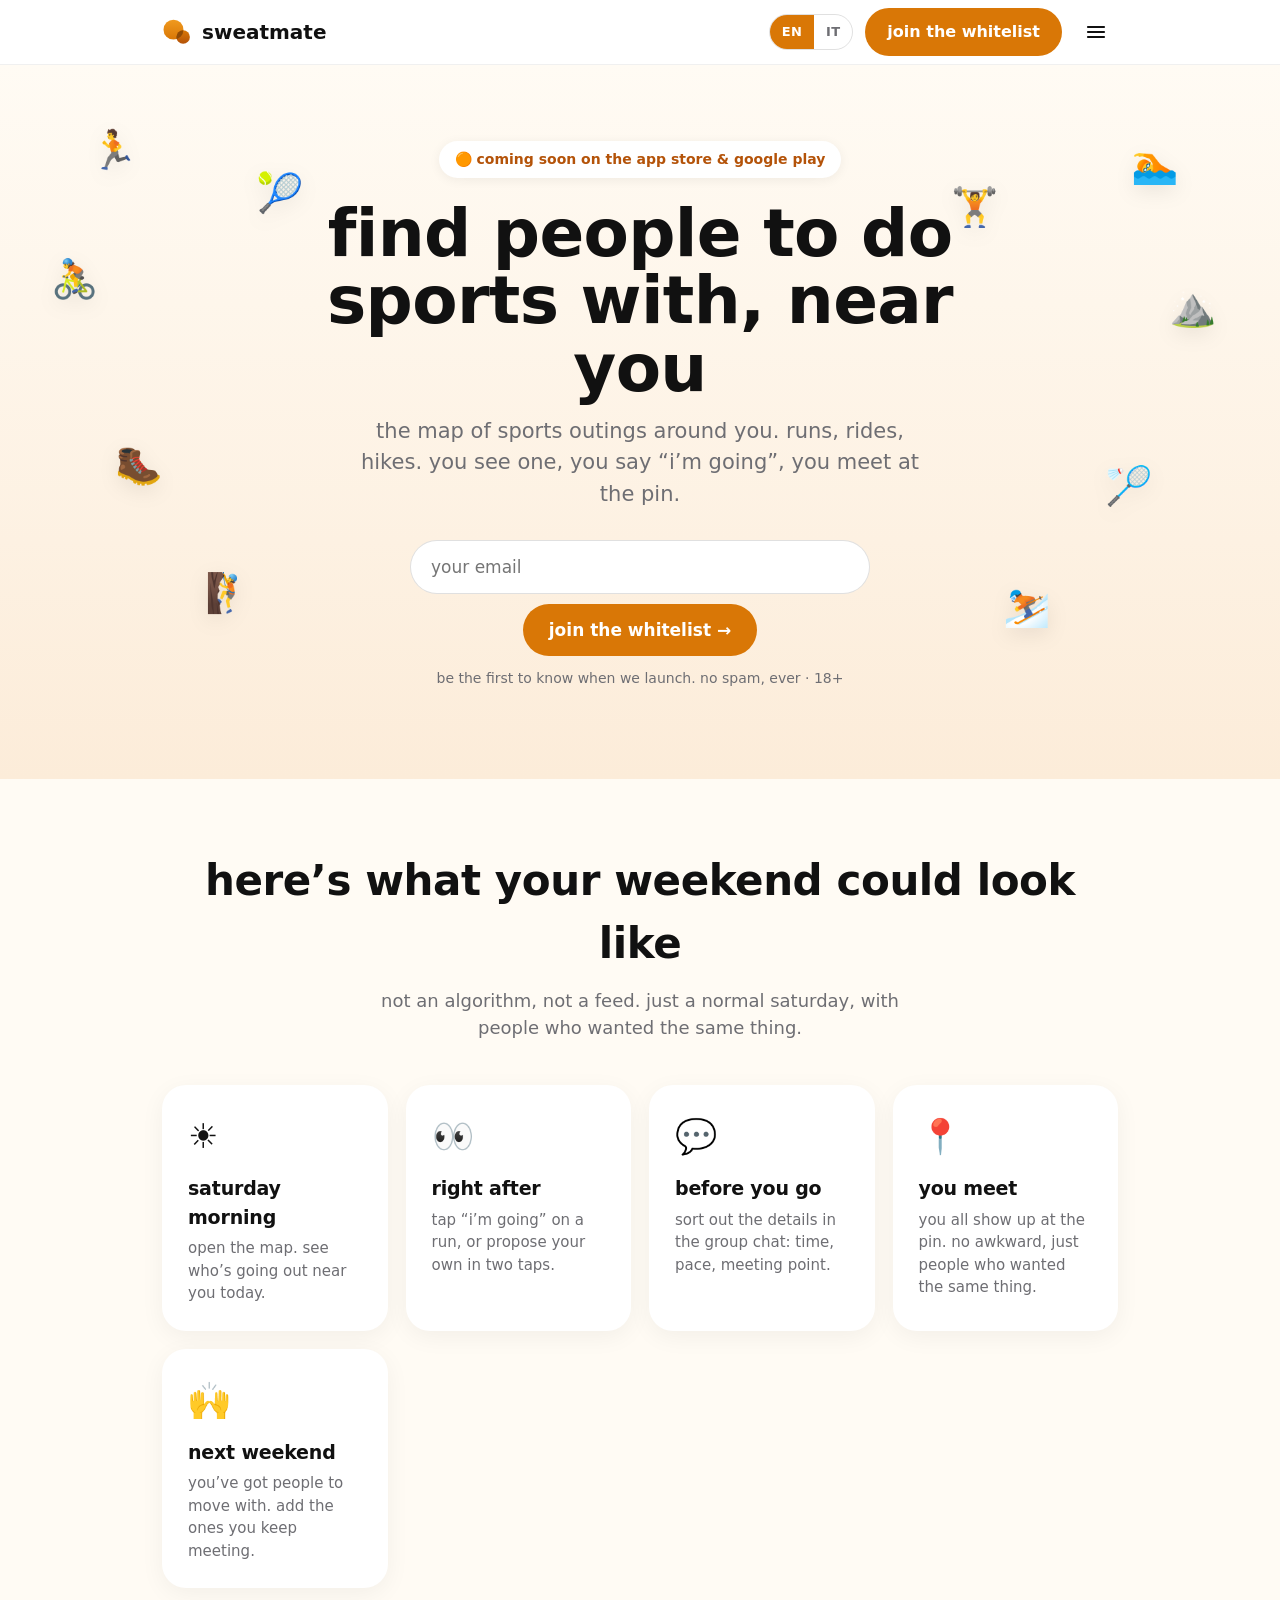
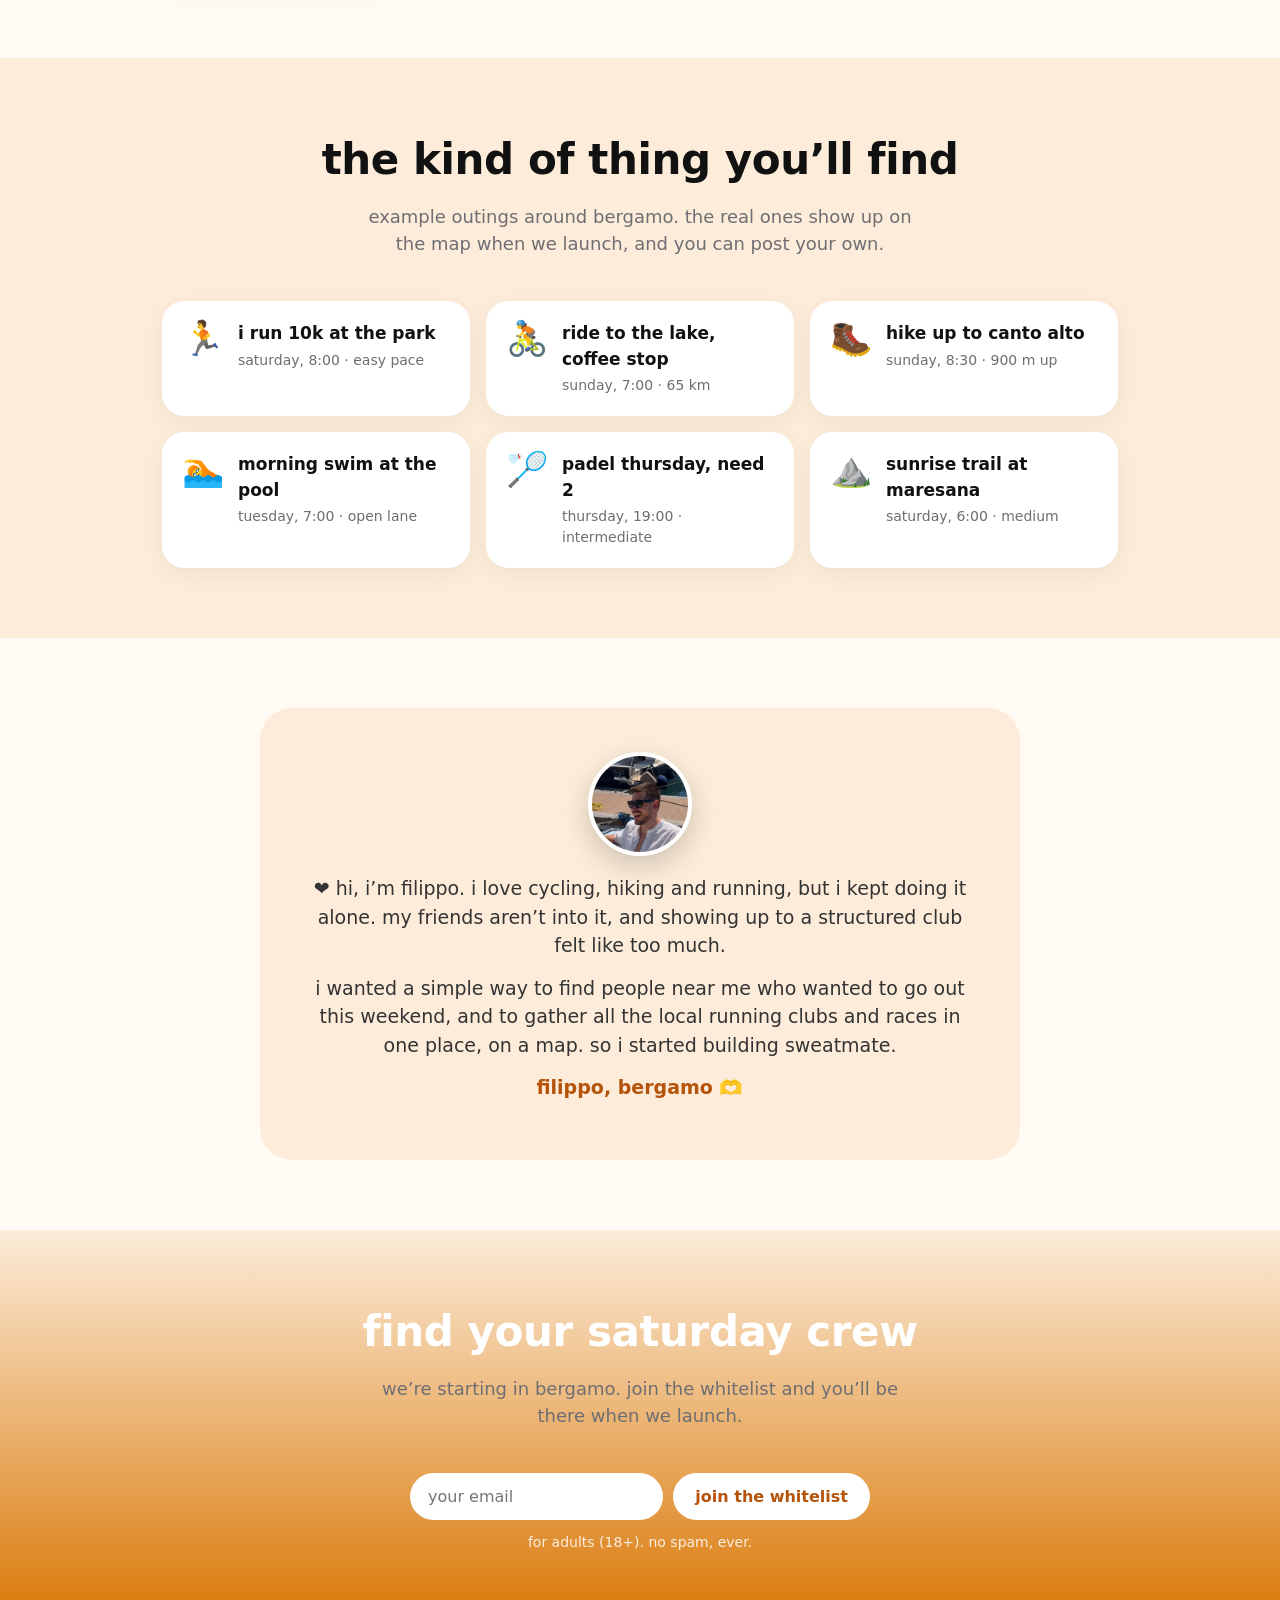
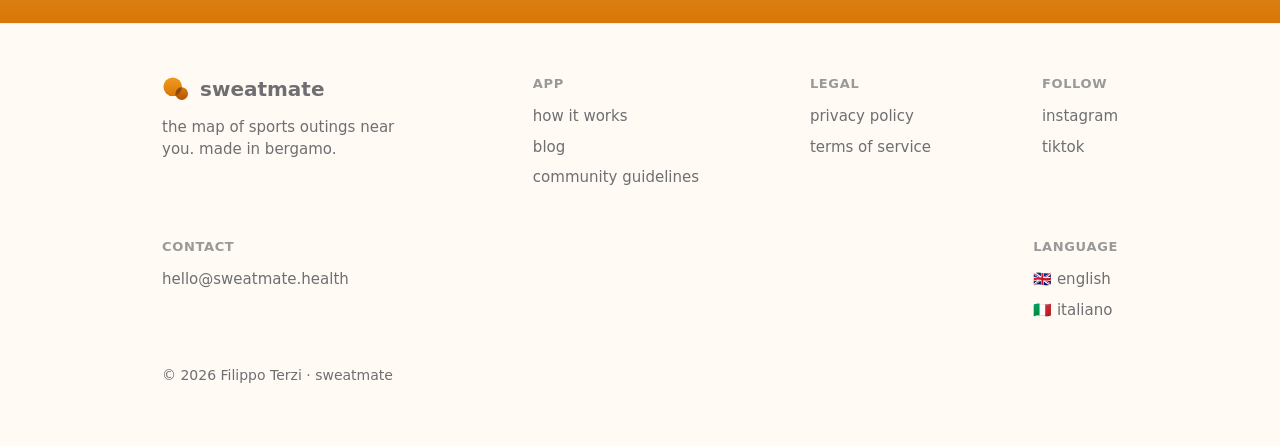
<file: index.html>
<!DOCTYPE html>
<html lang="en">
<head>
<meta charset="utf-8">
<meta name="viewport" content="width=device-width, initial-scale=1">
<title>sweatmate · find people to do sports with</title>
<link rel="icon" href="data:image/svg+xml,%3Csvg xmlns=%22http://www.w3.org/2000/svg%22 viewBox=%220 0 512 512%22%3E%3Cdefs%3E%3ClinearGradient id=%22a%22 x1=%220%22 y1=%220%22 x2=%220%22 y2=%221%22%3E%3Cstop offset=%220%22 stop-color=%22%23F09A1F%22/%3E%3Cstop offset=%221%22 stop-color=%22%23D97706%22/%3E%3C/linearGradient%3E%3ClinearGradient id=%22b%22 x1=%220%22 y1=%220%22 x2=%220%22 y2=%221%22%3E%3Cstop offset=%220%22 stop-color=%22%23D97706%22/%3E%3Cstop offset=%221%22 stop-color=%22%23B45309%22/%3E%3C/linearGradient%3E%3CclipPath id=%22c%22%3E%3Ccircle cx=%22196%22 cy=%22216%22 r=%22170%22/%3E%3C/clipPath%3E%3C/defs%3E%3Ccircle cx=%22196%22 cy=%22216%22 r=%22170%22 fill=%22url(%23a)%22/%3E%3Ccircle cx=%22361%22 cy=%22341%22 r=%22115%22 fill=%22url(%23b)%22/%3E%3Ccircle cx=%22361%22 cy=%22341%22 r=%22115%22 fill=%22%238F4A05%22 clip-path=%22url(%23c)%22/%3E%3C/svg%3E">
<meta name="description" content="the map of sports outings near you. runs, rides, hikes. say i'm going, meet at the pin. coming soon.">
<meta property="og:title" content="sweatmate · find people to do sports with">
<meta property="og:description" content="the map of sports outings near you. coming soon.">
<style>
  :root{
    --amber:#D97706; --amber-hi:#F09A1F; --amber-lo:#B45309; --tint:#FCECD9;
    --ink:#111; --grey:#6E6E73; --bg:#FFFBF4;
    --round: ui-rounded, "SF Pro Rounded", system-ui, -apple-system, "Segoe UI", sans-serif;
  }
  *{box-sizing:border-box; margin:0; padding:0;}
  html,body{overflow-x:hidden;}
  body{font-family:var(--round); color:var(--ink); background:var(--bg); line-height:1.5;
       -webkit-font-smoothing:antialiased;}
  a{color:inherit; text-decoration:none;}
  .wrap{max-width:1000px; margin:0 auto; padding:0 22px;}
  h1,h2,h3{font-weight:800; letter-spacing:-.01em;}

  /* header (bianco, link nel menu) */
  header{position:sticky; top:0; z-index:40; background:#fff;
         border-bottom:1px solid rgba(0,0,0,.06);}
  .nav{display:flex; align-items:center; gap:16px; height:64px; position:relative;}
  .brand{display:flex; align-items:center; gap:10px; font-weight:800; font-size:20px;}
  .brand svg{width:30px; height:30px;}
  .navright{margin-left:auto; display:flex; align-items:center; gap:12px;}
  .btn{display:inline-block; background:var(--amber); color:#fff; font-weight:700;
       padding:12px 22px; border-radius:999px; border:none; cursor:pointer; font-size:16px;
       font-family:var(--round);}
  .btn:hover{background:var(--amber-lo);}
  .btn.ghost{background:transparent; color:var(--amber); box-shadow:inset 0 0 0 2px var(--amber);}
  /* hamburger */
  .burger{display:flex; align-items:center; justify-content:center; width:44px; height:44px;
          border-radius:12px; cursor:pointer; color:var(--ink);}
  .burger:hover{background:rgba(0,0,0,.05);}
  .burger svg{width:24px; height:24px;}
  .drawer{position:absolute; top:60px; right:0; display:none; flex-direction:column;
          background:#fff; border:1px solid rgba(0,0,0,.08); border-radius:16px; padding:8px;
          min-width:190px; box-shadow:0 14px 40px rgba(0,0,0,.12); z-index:50;}
  .drawer a{padding:11px 14px; border-radius:10px; color:var(--ink); font-weight:600; font-size:15px;}
  .drawer a:hover{background:var(--tint); color:var(--amber-lo);}
  .drawer .sep{border-top:1px solid rgba(0,0,0,.08); margin:6px 4px;}
  .mtoggle:checked ~ .drawer{display:flex;}

  /* hero */
  .hero{background:linear-gradient(180deg,var(--bg),var(--tint)); padding:76px 0 90px; text-align:center;
        position:relative; overflow:hidden;}
  .hero .wrap{position:relative; z-index:2;}
  /* emoji sport che spuntano dietro il titolo (solo fade-in, niente movimento) */
  .float{position:absolute; z-index:1; font-size:38px; opacity:0;
         animation:appear .8s ease forwards;
         filter:drop-shadow(0 6px 10px rgba(0,0,0,.08));}
  @keyframes appear{to{opacity:1}}
  @media (max-width:640px){ .float{display:none} } /* su mobile niente, per pulizia */
  @media (prefers-reduced-motion:reduce){ .float{animation:appear .5s ease forwards} }
  .badge{display:inline-block; background:#fff; color:var(--amber-lo); font-weight:700;
         padding:8px 16px; border-radius:999px; font-size:14px; box-shadow:0 2px 12px rgba(0,0,0,.06);}
  .hero h1{font-size:clamp(38px,7vw,66px); line-height:1.02; margin:22px auto 14px; max-width:760px;}
  .hero p.sub{font-size:clamp(17px,2.4vw,21px); color:var(--grey); max-width:560px; margin:0 auto 30px;}
  form.signup{display:flex; gap:10px; max-width:460px; margin:0 auto; flex-wrap:wrap; justify-content:center;}
  form.signup input{flex:1; min-width:220px; padding:14px 18px; border-radius:999px;
    border:1.5px solid rgba(0,0,0,.12); font-size:16px; font-family:var(--round); background:#fff;}
  form.signup input:focus{outline:none; border-color:var(--amber);}
  .note{font-size:14px; color:var(--grey); margin-top:12px;}
  .ok{color:var(--amber-lo); font-weight:700;}

  /* language switch (header, sempre visibile) */
  .langsw{display:inline-flex; align-items:center; border:1.5px solid rgba(0,0,0,.12);
          border-radius:999px; overflow:hidden; font-size:13px; font-weight:800; letter-spacing:.02em;}
  .langsw a{padding:7px 12px; color:var(--grey);}
  .langsw a.on{background:var(--amber); color:#fff;}
  .langsw a:hover:not(.on){background:rgba(0,0,0,.04);}
  @media (max-width:520px){ .navright > .btn{display:none;} } /* su mobile il CTA è già nell'hero */

  /* waitlist: CTA più grande + card opzionale (step 2) */
  .cta{max-width:520px; margin:0 auto;}
  .hero form.signup input{padding:16px 20px; font-size:17px;}
  .hero form.signup .btn{padding:16px 26px; font-size:17px;}
  .prefs{margin-top:14px; background:#fff; border:1px solid rgba(0,0,0,.08); border-radius:22px;
         padding:20px; box-shadow:0 10px 34px rgba(0,0,0,.08); text-align:left;}
  .prefs .ptitle{font-weight:800; font-size:16px; margin-bottom:14px; text-align:center;}
  .prow{display:flex; gap:10px; flex-wrap:wrap;}
  .prow input, .prow select{flex:1; min-width:150px; padding:14px 16px; border-radius:14px;
    border:1.5px solid rgba(0,0,0,.12); font-size:15px; font-family:var(--round); background:#fff; color:var(--ink);}
  .prow input:focus, .prow select:focus{outline:none; border-color:var(--amber);}
  .pactions{display:flex; gap:10px; margin-top:14px;}
  .pactions .btn{flex:1; padding:13px 20px; font-size:15px;}


  /* sections */
  section.block{padding:70px 0;}
  section.block h2{font-size:clamp(28px,4.5vw,42px); text-align:center; margin-bottom:12px;}
  section.block .lead{text-align:center; color:var(--grey); max-width:560px; margin:0 auto 44px; font-size:18px;}

  /* weekend steps */
  .steps{display:grid; gap:18px; grid-template-columns:repeat(auto-fit,minmax(220px,1fr));}
  .step{background:#fff; border-radius:24px; padding:26px; box-shadow:0 6px 24px rgba(0,0,0,.05);}
  .step .em{font-size:34px;}
  .step h3{font-size:19px; margin:12px 0 6px;}
  .step p{color:var(--grey); font-size:15px;}

  /* activity cards */
  .cards{display:grid; gap:16px; grid-template-columns:repeat(auto-fit,minmax(280px,1fr));}
  .card{background:#fff; border-radius:22px; padding:20px; box-shadow:0 6px 24px rgba(0,0,0,.05);
        display:flex; gap:14px; align-items:flex-start;}
  .card .em{font-size:34px; line-height:1;}
  .card .t{font-weight:700; font-size:17px;}
  .card .m{color:var(--grey); font-size:14px; margin-top:3px;}
  .card .g{color:var(--amber); font-weight:700; font-size:14px; margin-top:8px;}

  /* founder */
  .founder{background:var(--tint); border-radius:32px; padding:44px; max-width:760px; margin:0 auto;
           text-align:center;}
  .founder .photo{width:104px; height:104px; border-radius:50%; object-fit:cover; object-position:50% 40%;
           display:block; margin:0 auto 18px; box-shadow:0 10px 28px rgba(0,0,0,.18);
           border:4px solid #fff;}
  .founder p{font-size:19px; color:#333; margin-bottom:14px;}
  .founder .sig{font-weight:800; color:var(--amber-lo);}

  /* final cta */
  .final{background:linear-gradient(180deg,var(--tint),var(--amber)); text-align:center; color:#fff;}
  .final h2{color:#fff;}
  .final .lead{color:rgba(255,255,255,.9);}
  .final form.signup input{border:none;}
  .final .btn{background:#fff; color:var(--amber-lo);}
  .final .btn:hover{background:#fff8;}
  .final .note{color:rgba(255,255,255,.85);}

  /* footer */
  footer{padding:50px 0 60px; border-top:1px solid rgba(0,0,0,.06); color:var(--grey); font-size:15px;}
  footer .cols{display:flex; flex-wrap:wrap; gap:40px; justify-content:space-between;}
  footer a{color:var(--grey);} footer a:hover{color:var(--ink);}
  footer h4{font-size:13px; text-transform:uppercase; letter-spacing:.05em; color:#999; margin-bottom:12px; font-weight:700;}
  footer li{list-style:none; margin-bottom:8px;}
  .copy{margin-top:36px; font-size:14px;}
</style>
</head>
<body>

<!-- pin mark reused -->
<svg width="0" height="0" style="position:absolute">
  <defs>
    <linearGradient id="gl" x1="0" y1="0" x2="0" y2="1"><stop offset="0" stop-color="#F09A1F"/><stop offset="1" stop-color="#D97706"/></linearGradient>
    <linearGradient id="gr" x1="0" y1="0" x2="0" y2="1"><stop offset="0" stop-color="#D97706"/><stop offset="1" stop-color="#B45309"/></linearGradient>
  </defs>
</svg>

<header>
  <div class="wrap nav">
    <a class="brand" href="/">
      <svg viewBox="0 0 512 512"><g transform="translate(256,256)"><circle cx="-60" cy="-40" r="170" fill="url(#gl)"/><circle cx="105" cy="85" r="115" fill="url(#gr)"/><clipPath id="c"><circle cx="-60" cy="-40" r="170"/></clipPath><circle cx="105" cy="85" r="115" fill="#8F4A05" clip-path="url(#c)"/></g></svg>
      sweatmate
    </a>
    <input type="checkbox" id="mnav" class="mtoggle" hidden>
    <div class="navright">
      <div class="langsw" role="group" aria-label="language">
        <a href="/" class="on" aria-current="true">EN</a>
        <a href="/index-it.html">IT</a>
      </div>
      <a href="#join" class="btn">join the whitelist</a>
      <label for="mnav" class="burger" aria-label="menu">
        <svg viewBox="0 0 24 24" fill="none" stroke="currentColor" stroke-width="2.2" stroke-linecap="round"><path d="M4 7h16M4 12h16M4 17h16"/></svg>
      </label>
    </div>
    <nav class="drawer">
      <a href="#how">how it works</a>
      <a href="/blog.html">blog</a>
      <a href="/guidelines.html">guidelines</a>
      <a href="/privacy.html">privacy</a>
      <a href="/terms.html">terms</a>
    </nav>
  </div>
</header>

<section class="hero" id="join">
  <!-- sport sparsi che spuntano e fluttuano dietro il titolo -->
  <span class="float" style="top:8%;  left:7%;  animation-delay:.1s,.1s">🏃</span>
  <span class="float" style="top:26%; left:4%;  animation-delay:.5s,.6s">🚴</span>
  <span class="float" style="top:52%; left:9%;  animation-delay:.9s,.3s">🥾</span>
  <span class="float" style="top:70%; left:16%; animation-delay:.3s,.8s">🧗</span>
  <span class="float" style="top:14%; left:20%; animation-delay:1.1s,.5s">🎾</span>
  <span class="float" style="top:10%; right:8%;  animation-delay:.2s,.7s">🏊</span>
  <span class="float" style="top:30%; right:5%;  animation-delay:.7s,.2s">⛰️</span>
  <span class="float" style="top:55%; right:10%; animation-delay:1.0s,.9s">🏸</span>
  <span class="float" style="top:72%; right:18%; animation-delay:.4s,.4s">⛷️</span>
  <span class="float" style="top:16%; right:22%; animation-delay:1.3s,.6s">🏋️</span>
  <div class="wrap">
    <span class="badge">🟠 coming soon on the app store &amp; google play</span>
    <h1>find people to do sports with, near you</h1>
    <p class="sub">the map of sports outings around you. runs, rides, hikes. you see one, you say “i’m going”, you meet at the pin.</p>
    <div class="cta">
      <form class="signup" id="f1" onsubmit="return joinStep1(event)">
        <input id="email" type="email" required placeholder="your email" autocomplete="email">
        <button class="btn" type="submit">join the whitelist →</button>
      </form>
      <form class="prefs" id="f2" hidden onsubmit="return joinStep2(event)">
        <p class="ptitle">you’re on the list 🟠 want us to prioritize your area?</p>
        <div class="prow">
          <input id="city" type="text" placeholder="your city (optional)" autocomplete="address-level2">
          <select id="sport" aria-label="favorite sport">
            <option value="">favorite sport (optional)</option>
            <option value="running">🏃 running</option>
            <option value="cycling">🚴 cycling</option>
            <option value="hiking">🥾 hiking</option>
            <option value="climbing">🧗 climbing</option>
            <option value="tennis / padel">🎾 tennis / padel</option>
            <option value="football">⚽ football</option>
            <option value="basketball">🏀 basketball</option>
            <option value="swimming">🏊 swimming</option>
            <option value="gym / hyrox">🏋️ gym / hyrox</option>
            <option value="skiing / snowboard">⛷️ skiing / snowboard</option>
            <option value="other">➕ other</option>
          </select>
        </div>
        <div class="pactions">
          <button class="btn" type="submit">done</button>
          <button class="btn ghost" type="button" onclick="finishPrefs()">skip</button>
        </div>
      </form>
      <p class="note" id="note">be the first to know when we launch. no spam, ever · 18+</p>
    </div>
  </div>
</section>

<section class="block" id="how">
  <div class="wrap">
    <h2>here’s what your weekend could look like</h2>
    <p class="lead">not an algorithm, not a feed. just a normal saturday, with people who wanted the same thing.</p>
    <div class="steps">
      <div class="step"><div class="em">☀️</div><h3>saturday morning</h3><p>open the map. see who’s going out near you today.</p></div>
      <div class="step"><div class="em">👀</div><h3>right after</h3><p>tap “i’m going” on a run, or propose your own in two taps.</p></div>
      <div class="step"><div class="em">💬</div><h3>before you go</h3><p>sort out the details in the group chat: time, pace, meeting point.</p></div>
      <div class="step"><div class="em">📍</div><h3>you meet</h3><p>you all show up at the pin. no awkward, just people who wanted the same thing.</p></div>
      <div class="step"><div class="em">🙌</div><h3>next weekend</h3><p>you’ve got people to move with. add the ones you keep meeting.</p></div>
    </div>
  </div>
</section>

<section class="block" style="background:var(--tint)">
  <div class="wrap">
    <h2>the kind of thing you’ll find</h2>
    <p class="lead">example outings around bergamo. the real ones show up on the map when we launch, and you can post your own.</p>
    <div class="cards">
      <div class="card"><div class="em">🏃</div><div><div class="t">i run 10k at the park</div><div class="m">saturday, 8:00 · easy pace</div></div></div>
      <div class="card"><div class="em">🚴</div><div><div class="t">ride to the lake, coffee stop</div><div class="m">sunday, 7:00 · 65 km</div></div></div>
      <div class="card"><div class="em">🥾</div><div><div class="t">hike up to canto alto</div><div class="m">sunday, 8:30 · 900 m up</div></div></div>
      <div class="card"><div class="em">🏊</div><div><div class="t">morning swim at the pool</div><div class="m">tuesday, 7:00 · open lane</div></div></div>
      <div class="card"><div class="em">🏸</div><div><div class="t">padel thursday, need 2</div><div class="m">thursday, 19:00 · intermediate</div></div></div>
      <div class="card"><div class="em">⛰️</div><div><div class="t">sunrise trail at maresana</div><div class="m">saturday, 6:00 · medium</div></div></div>
    </div>
  </div>
</section>

<section class="block">
  <div class="wrap">
    <div class="founder">
      <img class="photo" src="/founder.jpg" alt="filippo, founder of sweatmate" width="104" height="104">
      <p>❤️ hi, i’m filippo. i love cycling, hiking and running, but i kept doing it alone. my friends aren’t into it, and showing up to a structured club felt like too much.</p>
      <p>i wanted a simple way to find people near me who wanted to go out this weekend, and to gather all the local running clubs and races in one place, on a map. so i started building sweatmate.</p>
      <p class="sig">filippo, bergamo 🫶</p>
    </div>
  </div>
</section>

<section class="block final">
  <div class="wrap">
    <h2>find your saturday crew</h2>
    <p class="lead">we’re starting in bergamo. join the whitelist and you’ll be there when we launch.</p>
    <form class="signup" onsubmit="return joinSimple(event)">
      <input id="email2" type="email" required placeholder="your email" autocomplete="email">
      <button class="btn" type="submit">join the whitelist</button>
    </form>
    <p class="note" id="note2">for adults (18+). no spam, ever.</p>
  </div>
</section>

<footer>
  <div class="wrap">
    <div class="cols">
      <div>
        <a class="brand" href="/" style="font-size:20px">
          <svg viewBox="0 0 512 512" style="width:28px;height:28px"><g transform="translate(256,256)"><circle cx="-60" cy="-40" r="170" fill="url(#gl)"/><circle cx="105" cy="85" r="115" fill="url(#gr)"/><clipPath id="c3"><circle cx="-60" cy="-40" r="170"/></clipPath><circle cx="105" cy="85" r="115" fill="#8F4A05" clip-path="url(#c3)"/></g></svg>
          sweatmate
        </a>
        <p style="margin-top:12px; max-width:260px">the map of sports outings near you. made in bergamo.</p>
      </div>
      <div><h4>app</h4><ul>
        <li><a href="#how">how it works</a></li>
        <li><a href="/blog.html">blog</a></li>
        <li><a href="/guidelines.html">community guidelines</a></li>
      </ul></div>
      <div><h4>legal</h4><ul>
        <li><a href="/privacy.html">privacy policy</a></li>
        <li><a href="/terms.html">terms of service</a></li>
      </ul></div>
      <div><h4>follow</h4><ul>
        <li><a href="https://instagram.com/sweatmate_app" target="_blank" rel="noopener">instagram</a></li>
        <li><a href="https://tiktok.com/@sweatmate" target="_blank" rel="noopener">tiktok</a></li>
      </ul></div>
      <div><h4>contact</h4><ul>
        <li><a href="mailto:hello@sweatmate.health">hello@sweatmate.health</a></li>
      </ul></div>
      <div><h4>language</h4><ul>
        <li><a href="/">🇬🇧 english</a></li>
        <li><a href="/index-it.html">🇮🇹 italiano</a></li>
      </ul></div>
    </div>
    <div class="copy">© 2026 Filippo Terzi · sweatmate</div>
  </div>
</footer>

<script>
  const SB_URL = "https://uudccbzihhgoeaevkewr.supabase.co";
  const SB_ANON = "eyJhbGciOiJIUzI1NiIsInR5cCI6IkpXVCJ9.eyJpc3MiOiJzdXBhYmFzZSIsInJlZiI6InV1ZGNjYnppaGhnb2VhZXZrZXdyIiwicm9sZSI6ImFub24iLCJpYXQiOjE3ODYzNzk0NzEsImV4cCI6MjEwMTk1NTQ3MX0.OHJC3vmT8eRLczFkH0QdZybbjudDfSi4VEX8Mc22ABQ";

  function rpcJoin(payload){
    return fetch(SB_URL + "/rest/v1/rpc/join_beta", {
      method:"POST",
      headers:{"apikey":SB_ANON,"Content-Type":"application/json"},
      body: JSON.stringify(payload)
    });
  }

  // hero — step 1: email → reveal the optional prefs
  async function joinStep1(e){
    e.preventDefault();
    const email = document.getElementById('email').value.trim();
    const note = document.getElementById('note');
    note.textContent = "…";
    try{
      const r = await rpcJoin({p_email: email, p_source:"site"});
      if(r.ok){
        document.getElementById('f1').hidden = true;
        document.getElementById('f2').hidden = false;
        note.innerHTML = "<span class='ok'>you’re in 🟠</span>";
      } else { note.textContent = "hmm, check your email address and try again."; }
    }catch(_){ note.textContent = "couldn’t reach the server, try again."; }
    return false;
  }

  // hero — step 2: optional city + sport (skippable)
  async function joinStep2(e){
    e.preventDefault();
    const email = document.getElementById('email').value.trim();
    const city  = document.getElementById('city').value.trim();
    const sport = document.getElementById('sport').value;
    try{ await rpcJoin({p_email: email, p_source:"site", p_city: city, p_sport: sport}); }catch(_){}
    finishPrefs();
    return false;
  }
  function finishPrefs(){
    document.getElementById('f2').hidden = true;
    document.getElementById('note').innerHTML = "<span class='ok'>all set — we’ll be in touch before launch 🫶</span>";
  }

  // bottom cta — email only
  async function joinSimple(e){
    e.preventDefault();
    const input = e.target.querySelector('input');
    const note = e.target.parentElement.querySelector('.note');
    const email = input.value.trim();
    note.textContent = "…";
    try{
      const r = await rpcJoin({p_email: email, p_source:"site"});
      if(r.ok){ input.value=""; note.innerHTML = "<span class='ok'>you’re on the list 🟠 we’ll be in touch.</span>"; }
      else{ note.textContent = "hmm, check your email address and try again."; }
    }catch(_){ note.textContent = "couldn’t reach the server, try again."; }
    return false;
  }
</script>
</body>
</html>
</file>
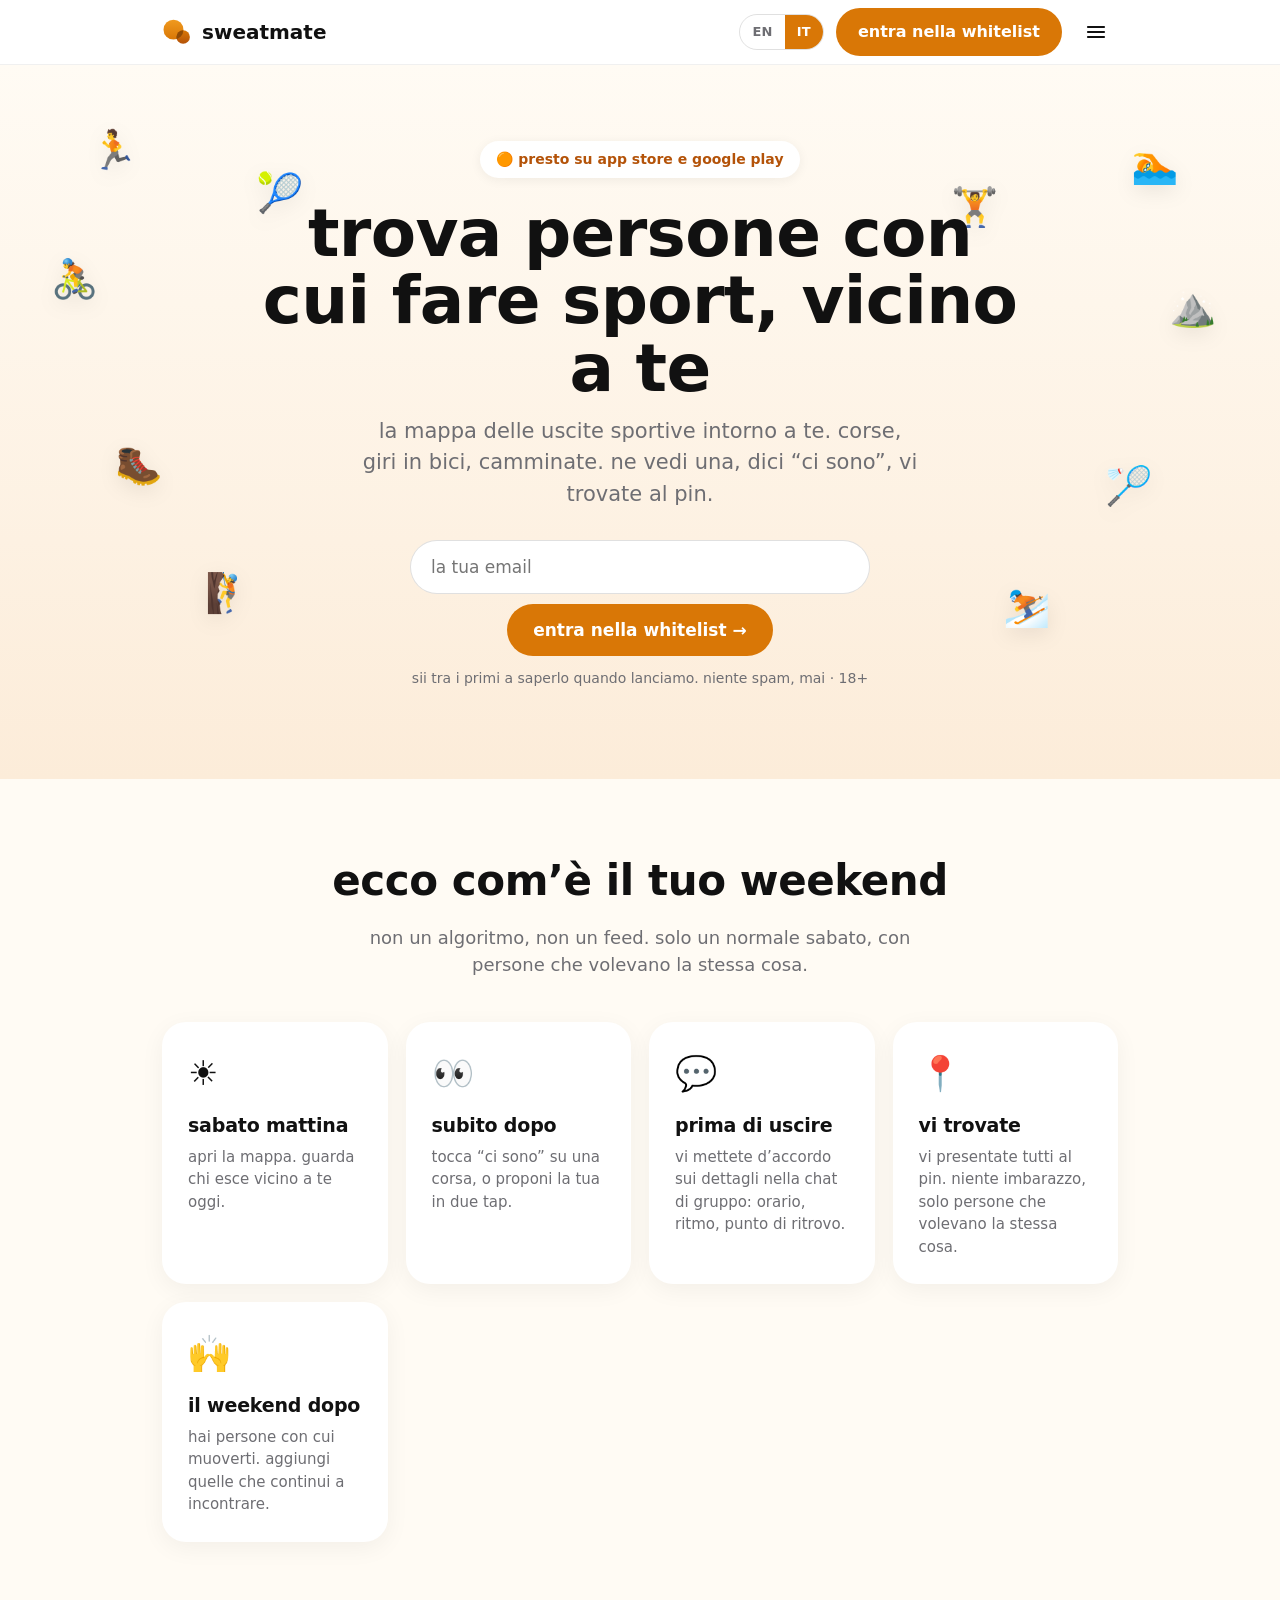
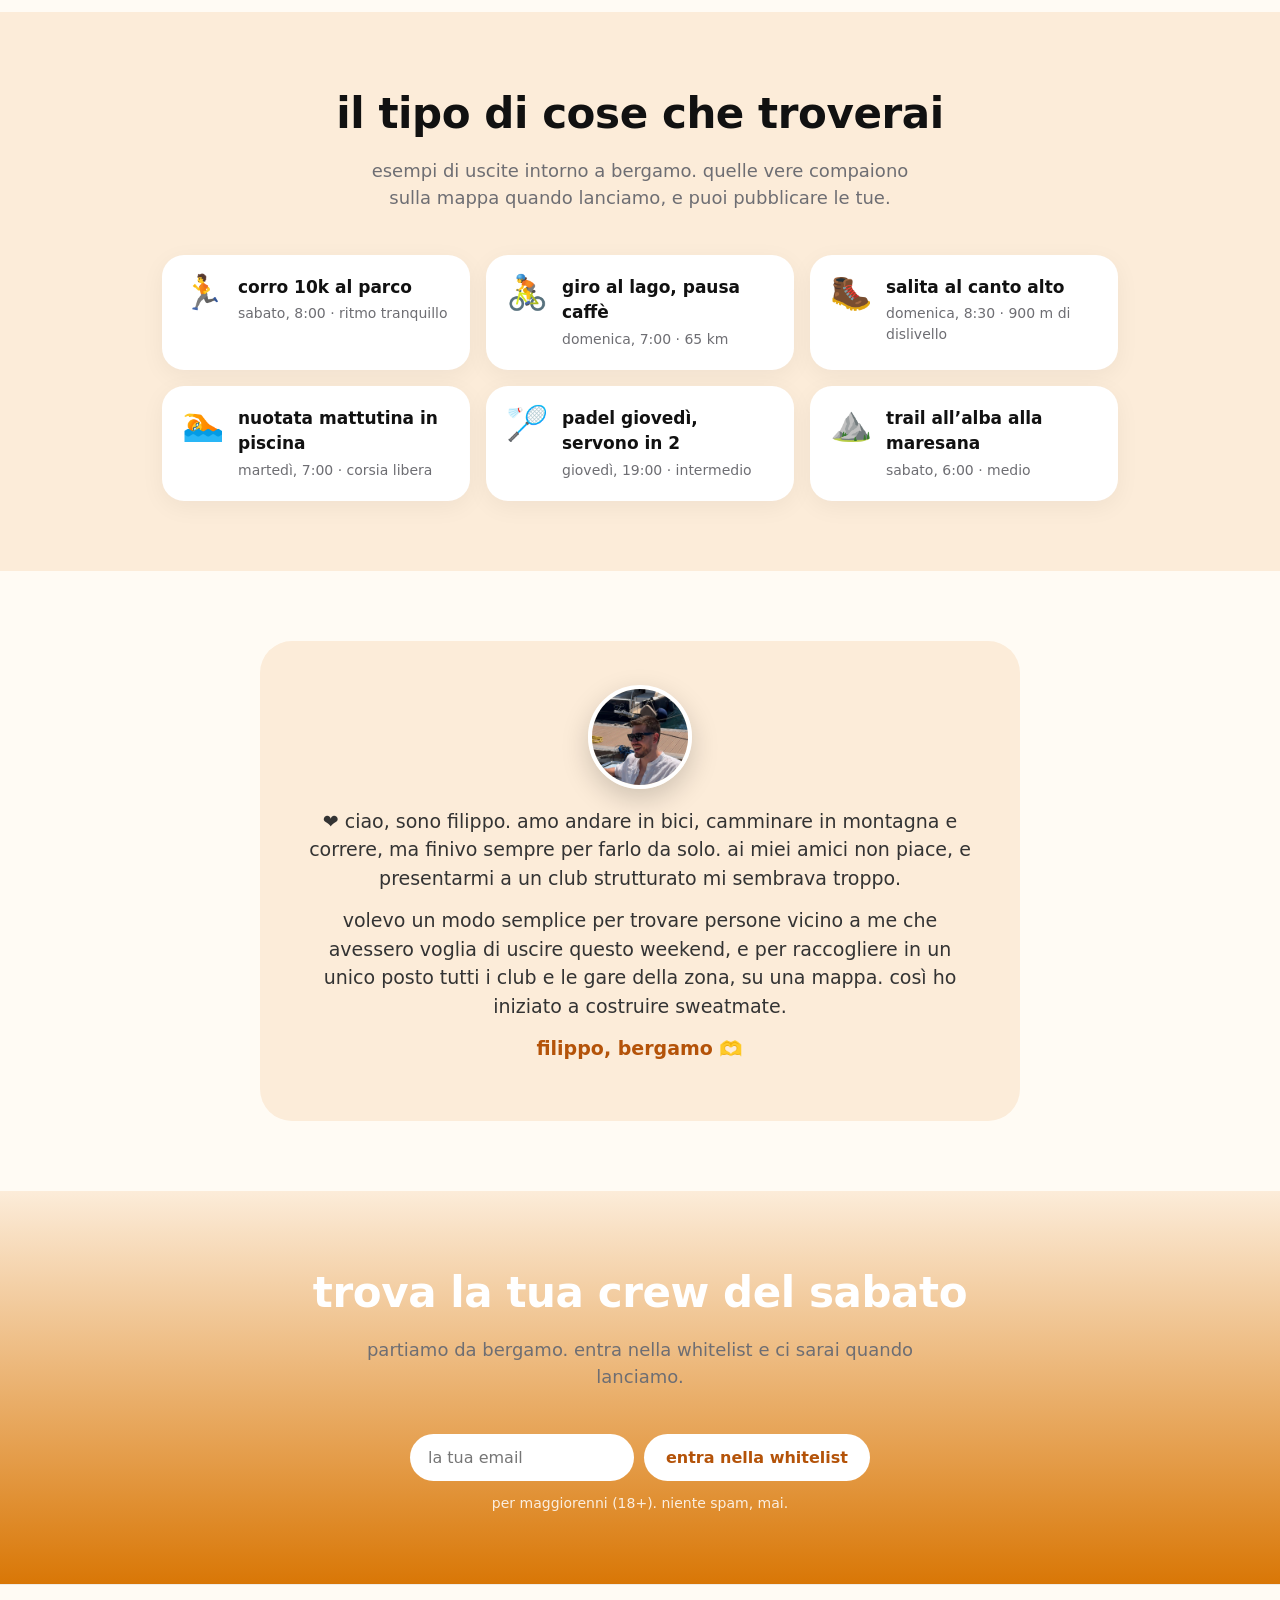
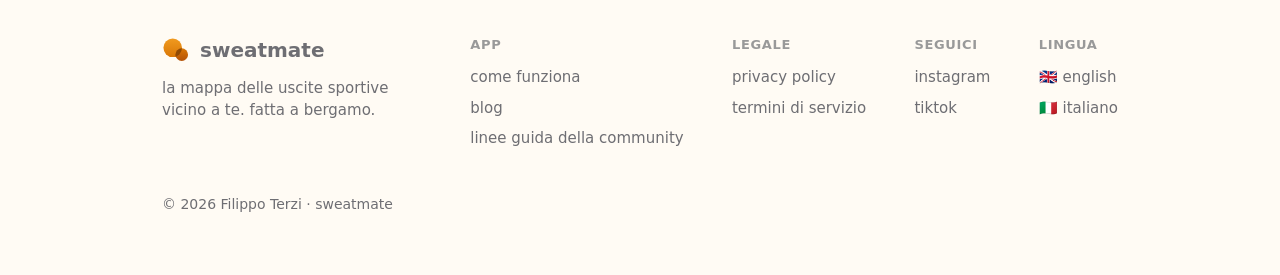
<file: it/index.html>
<!DOCTYPE html>
<html lang="it">
<head>
<meta charset="utf-8">
<meta name="viewport" content="width=device-width, initial-scale=1">
<title>sweatmate · trova persone con cui fare sport</title>
<link rel="icon" href="data:image/svg+xml,%3Csvg xmlns=%22http://www.w3.org/2000/svg%22 viewBox=%220 0 512 512%22%3E%3Cdefs%3E%3ClinearGradient id=%22a%22 x1=%220%22 y1=%220%22 x2=%220%22 y2=%221%22%3E%3Cstop offset=%220%22 stop-color=%22%23F09A1F%22/%3E%3Cstop offset=%221%22 stop-color=%22%23D97706%22/%3E%3C/linearGradient%3E%3ClinearGradient id=%22b%22 x1=%220%22 y1=%220%22 x2=%220%22 y2=%221%22%3E%3Cstop offset=%220%22 stop-color=%22%23D97706%22/%3E%3Cstop offset=%221%22 stop-color=%22%23B45309%22/%3E%3C/linearGradient%3E%3CclipPath id=%22c%22%3E%3Ccircle cx=%22196%22 cy=%22216%22 r=%22170%22/%3E%3C/clipPath%3E%3C/defs%3E%3Ccircle cx=%22196%22 cy=%22216%22 r=%22170%22 fill=%22url(%23a)%22/%3E%3Ccircle cx=%22361%22 cy=%22341%22 r=%22115%22 fill=%22url(%23b)%22/%3E%3Ccircle cx=%22361%22 cy=%22341%22 r=%22115%22 fill=%22%238F4A05%22 clip-path=%22url(%23c)%22/%3E%3C/svg%3E">
<meta name="description" content="la mappa delle uscite sportive vicino a te. corse, giri in bici, camminate. dici 'ci sono', vi trovate al pin. presto disponibile.">
<meta property="og:title" content="sweatmate · trova persone con cui fare sport">
<meta property="og:description" content="la mappa delle uscite sportive vicino a te. presto disponibile.">
<style>
  :root{
    --amber:#D97706; --amber-hi:#F09A1F; --amber-lo:#B45309; --tint:#FCECD9;
    --ink:#111; --grey:#6E6E73; --bg:#FFFBF4;
    --round: ui-rounded, "SF Pro Rounded", system-ui, -apple-system, "Segoe UI", sans-serif;
  }
  *{box-sizing:border-box; margin:0; padding:0;}
  html,body{overflow-x:hidden;}
  body{font-family:var(--round); color:var(--ink); background:var(--bg); line-height:1.5;
       -webkit-font-smoothing:antialiased;}
  a{color:inherit; text-decoration:none;}
  .wrap{max-width:1000px; margin:0 auto; padding:0 22px;}
  h1,h2,h3{font-weight:800; letter-spacing:-.01em;}

  /* header (bianco, link nel menu) */
  header{position:sticky; top:0; z-index:40; background:#fff;
         border-bottom:1px solid rgba(0,0,0,.06);}
  .nav{display:flex; align-items:center; gap:16px; height:64px; position:relative;}
  .brand{display:flex; align-items:center; gap:10px; font-weight:800; font-size:20px;}
  .brand svg{width:30px; height:30px;}
  .navright{margin-left:auto; display:flex; align-items:center; gap:12px;}
  .btn{display:inline-block; background:var(--amber); color:#fff; font-weight:700;
       padding:12px 22px; border-radius:999px; border:none; cursor:pointer; font-size:16px;
       font-family:var(--round);}
  .btn:hover{background:var(--amber-lo);}
  .btn.ghost{background:transparent; color:var(--amber); box-shadow:inset 0 0 0 2px var(--amber);}
  /* hamburger */
  .burger{display:flex; align-items:center; justify-content:center; width:44px; height:44px;
          border-radius:12px; cursor:pointer; color:var(--ink);}
  .burger:hover{background:rgba(0,0,0,.05);}
  .burger svg{width:24px; height:24px;}
  .drawer{position:absolute; top:60px; right:0; display:none; flex-direction:column;
          background:#fff; border:1px solid rgba(0,0,0,.08); border-radius:16px; padding:8px;
          min-width:190px; box-shadow:0 14px 40px rgba(0,0,0,.12); z-index:50;}
  .drawer a{padding:11px 14px; border-radius:10px; color:var(--ink); font-weight:600; font-size:15px;}
  .drawer a:hover{background:var(--tint); color:var(--amber-lo);}
  .drawer .sep{border-top:1px solid rgba(0,0,0,.08); margin:6px 4px;}
  .mtoggle:checked ~ .drawer{display:flex;}

  /* hero */
  .hero{background:linear-gradient(180deg,var(--bg),var(--tint)); padding:76px 0 90px; text-align:center;
        position:relative; overflow:hidden;}
  .hero .wrap{position:relative; z-index:2;}
  /* emoji sport che spuntano dietro il titolo (solo fade-in, niente movimento) */
  .float{position:absolute; z-index:1; font-size:38px; opacity:0;
         animation:appear .8s ease forwards;
         filter:drop-shadow(0 6px 10px rgba(0,0,0,.08));}
  @keyframes appear{to{opacity:1}}
  @media (max-width:640px){ .float{display:none} } /* su mobile niente, per pulizia */
  @media (prefers-reduced-motion:reduce){ .float{animation:appear .5s ease forwards} }
  .badge{display:inline-block; background:#fff; color:var(--amber-lo); font-weight:700;
         padding:8px 16px; border-radius:999px; font-size:14px; box-shadow:0 2px 12px rgba(0,0,0,.06);}
  .hero h1{font-size:clamp(38px,7vw,66px); line-height:1.02; margin:22px auto 14px; max-width:760px;}
  .hero p.sub{font-size:clamp(17px,2.4vw,21px); color:var(--grey); max-width:560px; margin:0 auto 30px;}
  form.signup{display:flex; gap:10px; max-width:460px; margin:0 auto; flex-wrap:wrap; justify-content:center;}
  form.signup input{flex:1; min-width:220px; padding:14px 18px; border-radius:999px;
    border:1.5px solid rgba(0,0,0,.12); font-size:16px; font-family:var(--round); background:#fff;}
  form.signup input:focus{outline:none; border-color:var(--amber);}
  .note{font-size:14px; color:var(--grey); margin-top:12px;}
  .ok{color:var(--amber-lo); font-weight:700;}

  /* language switch (header, sempre visibile) */
  .langsw{display:inline-flex; align-items:center; border:1.5px solid rgba(0,0,0,.12);
          border-radius:999px; overflow:hidden; font-size:13px; font-weight:800; letter-spacing:.02em;}
  .langsw a{padding:7px 12px; color:var(--grey);}
  .langsw a.on{background:var(--amber); color:#fff;}
  .langsw a:hover:not(.on){background:rgba(0,0,0,.04);}
  @media (max-width:520px){ .navright > .btn{display:none;} } /* su mobile il CTA è già nell'hero */

  /* waitlist: CTA più grande + card opzionale (step 2) */
  .cta{max-width:520px; margin:0 auto;}
  .hero form.signup input{padding:16px 20px; font-size:17px;}
  .hero form.signup .btn{padding:16px 26px; font-size:17px;}
  .prefs{margin-top:14px; background:#fff; border:1px solid rgba(0,0,0,.08); border-radius:22px;
         padding:20px; box-shadow:0 10px 34px rgba(0,0,0,.08); text-align:left;}
  .prefs .ptitle{font-weight:800; font-size:16px; margin-bottom:14px; text-align:center;}
  .prow{display:flex; gap:10px; flex-wrap:wrap;}
  .prow input, .prow select{flex:1; min-width:150px; padding:14px 16px; border-radius:14px;
    border:1.5px solid rgba(0,0,0,.12); font-size:15px; font-family:var(--round); background:#fff; color:var(--ink);}
  .prow input:focus, .prow select:focus{outline:none; border-color:var(--amber);}
  .pactions{display:flex; gap:10px; margin-top:14px;}
  .pactions .btn{flex:1; padding:13px 20px; font-size:15px;}


  /* sections */
  section.block{padding:70px 0;}
  section.block h2{font-size:clamp(28px,4.5vw,42px); text-align:center; margin-bottom:12px;}
  section.block .lead{text-align:center; color:var(--grey); max-width:560px; margin:0 auto 44px; font-size:18px;}

  /* weekend steps */
  .steps{display:grid; gap:18px; grid-template-columns:repeat(auto-fit,minmax(220px,1fr));}
  .step{background:#fff; border-radius:24px; padding:26px; box-shadow:0 6px 24px rgba(0,0,0,.05);}
  .step .em{font-size:34px;}
  .step h3{font-size:19px; margin:12px 0 6px;}
  .step p{color:var(--grey); font-size:15px;}

  /* activity cards */
  .cards{display:grid; gap:16px; grid-template-columns:repeat(auto-fit,minmax(280px,1fr));}
  .card{background:#fff; border-radius:22px; padding:20px; box-shadow:0 6px 24px rgba(0,0,0,.05);
        display:flex; gap:14px; align-items:flex-start;}
  .card .em{font-size:34px; line-height:1;}
  .card .t{font-weight:700; font-size:17px;}
  .card .m{color:var(--grey); font-size:14px; margin-top:3px;}
  .card .g{color:var(--amber); font-weight:700; font-size:14px; margin-top:8px;}

  /* founder */
  .founder{background:var(--tint); border-radius:32px; padding:44px; max-width:760px; margin:0 auto;
           text-align:center;}
  .founder .photo{width:104px; height:104px; border-radius:50%; object-fit:cover; object-position:50% 40%;
           display:block; margin:0 auto 18px; box-shadow:0 10px 28px rgba(0,0,0,.18);
           border:4px solid #fff;}
  .founder p{font-size:19px; color:#333; margin-bottom:14px;}
  .founder .sig{font-weight:800; color:var(--amber-lo);}

  /* final cta */
  .final{background:linear-gradient(180deg,var(--tint),var(--amber)); text-align:center; color:#fff;}
  .final h2{color:#fff;}
  .final .lead{color:rgba(255,255,255,.9);}
  .final form.signup input{border:none;}
  .final .btn{background:#fff; color:var(--amber-lo);}
  .final .btn:hover{background:#fff8;}
  .final .note{color:rgba(255,255,255,.85);}

  /* footer */
  footer{padding:50px 0 60px; border-top:1px solid rgba(0,0,0,.06); color:var(--grey); font-size:15px;}
  footer .cols{display:flex; flex-wrap:wrap; gap:40px; justify-content:space-between;}
  footer a{color:var(--grey);} footer a:hover{color:var(--ink);}
  footer h4{font-size:13px; text-transform:uppercase; letter-spacing:.05em; color:#999; margin-bottom:12px; font-weight:700;}
  footer li{list-style:none; margin-bottom:8px;}
  .copy{margin-top:36px; font-size:14px;}
</style>
</head>
<body>

<!-- pin mark reused -->
<svg width="0" height="0" style="position:absolute">
  <defs>
    <linearGradient id="gl" x1="0" y1="0" x2="0" y2="1"><stop offset="0" stop-color="#F09A1F"/><stop offset="1" stop-color="#D97706"/></linearGradient>
    <linearGradient id="gr" x1="0" y1="0" x2="0" y2="1"><stop offset="0" stop-color="#D97706"/><stop offset="1" stop-color="#B45309"/></linearGradient>
  </defs>
</svg>

<header>
  <div class="wrap nav">
    <a class="brand" href="/it/">
      <svg viewBox="0 0 512 512"><g transform="translate(256,256)"><circle cx="-60" cy="-40" r="170" fill="url(#gl)"/><circle cx="105" cy="85" r="115" fill="url(#gr)"/><clipPath id="c"><circle cx="-60" cy="-40" r="170"/></clipPath><circle cx="105" cy="85" r="115" fill="#8F4A05" clip-path="url(#c)"/></g></svg>
      sweatmate
    </a>
    <input type="checkbox" id="mnav" class="mtoggle" hidden>
    <div class="navright">
      <div class="langsw" role="group" aria-label="lingua">
        <a href="/">EN</a>
        <a href="/it/" class="on" aria-current="true">IT</a>
      </div>
      <a href="#join" class="btn">entra nella whitelist</a>
      <label for="mnav" class="burger" aria-label="menu">
        <svg viewBox="0 0 24 24" fill="none" stroke="currentColor" stroke-width="2.2" stroke-linecap="round"><path d="M4 7h16M4 12h16M4 17h16"/></svg>
      </label>
    </div>
    <nav class="drawer">
      <a href="#how">come funziona</a>
      <a href="/blog.html">blog</a>
      <a href="/guidelines.html">linee guida</a>
      <a href="/privacy-it.html">privacy</a>
      <a href="/terms-it.html">termini</a>
    </nav>
  </div>
</header>

<section class="hero" id="join">
  <!-- sport sparsi che spuntano e fluttuano dietro il titolo -->
  <span class="float" style="top:8%;  left:7%;  animation-delay:.1s,.1s">🏃</span>
  <span class="float" style="top:26%; left:4%;  animation-delay:.5s,.6s">🚴</span>
  <span class="float" style="top:52%; left:9%;  animation-delay:.9s,.3s">🥾</span>
  <span class="float" style="top:70%; left:16%; animation-delay:.3s,.8s">🧗</span>
  <span class="float" style="top:14%; left:20%; animation-delay:1.1s,.5s">🎾</span>
  <span class="float" style="top:10%; right:8%;  animation-delay:.2s,.7s">🏊</span>
  <span class="float" style="top:30%; right:5%;  animation-delay:.7s,.2s">⛰️</span>
  <span class="float" style="top:55%; right:10%; animation-delay:1.0s,.9s">🏸</span>
  <span class="float" style="top:72%; right:18%; animation-delay:.4s,.4s">⛷️</span>
  <span class="float" style="top:16%; right:22%; animation-delay:1.3s,.6s">🏋️</span>
  <div class="wrap">
    <span class="badge">🟠 presto su app store e google play</span>
    <h1>trova persone con cui fare sport, vicino a te</h1>
    <p class="sub">la mappa delle uscite sportive intorno a te. corse, giri in bici, camminate. ne vedi una, dici “ci sono”, vi trovate al pin.</p>
    <div class="cta">
      <form class="signup" id="f1" onsubmit="return joinStep1(event)">
        <input id="email" type="email" required placeholder="la tua email" autocomplete="email">
        <button class="btn" type="submit">entra nella whitelist →</button>
      </form>
      <form class="prefs" id="f2" hidden onsubmit="return joinStep2(event)">
        <p class="ptitle">sei nella lista 🟠 vuoi che diamo priorità alla tua zona?</p>
        <div class="prow">
          <input id="city" type="text" placeholder="la tua città (opzionale)" autocomplete="address-level2">
          <select id="sport" aria-label="sport preferito">
            <option value="">sport preferito (opzionale)</option>
            <option value="running">🏃 corsa</option>
            <option value="cycling">🚴 bici</option>
            <option value="hiking">🥾 trekking</option>
            <option value="climbing">🧗 arrampicata</option>
            <option value="tennis / padel">🎾 tennis / padel</option>
            <option value="football">⚽ calcio</option>
            <option value="basketball">🏀 basket</option>
            <option value="swimming">🏊 nuoto</option>
            <option value="gym / hyrox">🏋️ palestra / hyrox</option>
            <option value="skiing / snowboard">⛷️ sci / snowboard</option>
            <option value="other">➕ altro</option>
          </select>
        </div>
        <div class="pactions">
          <button class="btn" type="submit">fatto</button>
          <button class="btn ghost" type="button" onclick="finishPrefs()">salta</button>
        </div>
      </form>
      <p class="note" id="note">sii tra i primi a saperlo quando lanciamo. niente spam, mai · 18+</p>
    </div>
  </div>
</section>

<section class="block" id="how">
  <div class="wrap">
    <h2>ecco com’è il tuo weekend</h2>
    <p class="lead">non un algoritmo, non un feed. solo un normale sabato, con persone che volevano la stessa cosa.</p>
    <div class="steps">
      <div class="step"><div class="em">☀️</div><h3>sabato mattina</h3><p>apri la mappa. guarda chi esce vicino a te oggi.</p></div>
      <div class="step"><div class="em">👀</div><h3>subito dopo</h3><p>tocca “ci sono” su una corsa, o proponi la tua in due tap.</p></div>
      <div class="step"><div class="em">💬</div><h3>prima di uscire</h3><p>vi mettete d’accordo sui dettagli nella chat di gruppo: orario, ritmo, punto di ritrovo.</p></div>
      <div class="step"><div class="em">📍</div><h3>vi trovate</h3><p>vi presentate tutti al pin. niente imbarazzo, solo persone che volevano la stessa cosa.</p></div>
      <div class="step"><div class="em">🙌</div><h3>il weekend dopo</h3><p>hai persone con cui muoverti. aggiungi quelle che continui a incontrare.</p></div>
    </div>
  </div>
</section>

<section class="block" style="background:var(--tint)">
  <div class="wrap">
    <h2>il tipo di cose che troverai</h2>
    <p class="lead">esempi di uscite intorno a bergamo. quelle vere compaiono sulla mappa quando lanciamo, e puoi pubblicare le tue.</p>
    <div class="cards">
      <div class="card"><div class="em">🏃</div><div><div class="t">corro 10k al parco</div><div class="m">sabato, 8:00 · ritmo tranquillo</div></div></div>
      <div class="card"><div class="em">🚴</div><div><div class="t">giro al lago, pausa caffè</div><div class="m">domenica, 7:00 · 65 km</div></div></div>
      <div class="card"><div class="em">🥾</div><div><div class="t">salita al canto alto</div><div class="m">domenica, 8:30 · 900 m di dislivello</div></div></div>
      <div class="card"><div class="em">🏊</div><div><div class="t">nuotata mattutina in piscina</div><div class="m">martedì, 7:00 · corsia libera</div></div></div>
      <div class="card"><div class="em">🏸</div><div><div class="t">padel giovedì, servono in 2</div><div class="m">giovedì, 19:00 · intermedio</div></div></div>
      <div class="card"><div class="em">⛰️</div><div><div class="t">trail all’alba alla maresana</div><div class="m">sabato, 6:00 · medio</div></div></div>
    </div>
  </div>
</section>

<section class="block">
  <div class="wrap">
    <div class="founder">
      <img class="photo" src="/founder.jpg" alt="filippo, fondatore di sweatmate" width="104" height="104">
      <p>❤️ ciao, sono filippo. amo andare in bici, camminare in montagna e correre, ma finivo sempre per farlo da solo. ai miei amici non piace, e presentarmi a un club strutturato mi sembrava troppo.</p>
      <p>volevo un modo semplice per trovare persone vicino a me che avessero voglia di uscire questo weekend, e per raccogliere in un unico posto tutti i club e le gare della zona, su una mappa. così ho iniziato a costruire sweatmate.</p>
      <p class="sig">filippo, bergamo 🫶</p>
    </div>
  </div>
</section>

<section class="block final">
  <div class="wrap">
    <h2>trova la tua crew del sabato</h2>
    <p class="lead">partiamo da bergamo. entra nella whitelist e ci sarai quando lanciamo.</p>
    <form class="signup" onsubmit="return joinSimple(event)">
      <input id="email2" type="email" required placeholder="la tua email" autocomplete="email">
      <button class="btn" type="submit">entra nella whitelist</button>
    </form>
    <p class="note" id="note2">per maggiorenni (18+). niente spam, mai.</p>
  </div>
</section>

<footer>
  <div class="wrap">
    <div class="cols">
      <div>
        <a class="brand" href="/it/" style="font-size:20px">
          <svg viewBox="0 0 512 512" style="width:28px;height:28px"><g transform="translate(256,256)"><circle cx="-60" cy="-40" r="170" fill="url(#gl)"/><circle cx="105" cy="85" r="115" fill="url(#gr)"/><clipPath id="c3"><circle cx="-60" cy="-40" r="170"/></clipPath><circle cx="105" cy="85" r="115" fill="#8F4A05" clip-path="url(#c3)"/></g></svg>
          sweatmate
        </a>
        <p style="margin-top:12px; max-width:260px">la mappa delle uscite sportive vicino a te. fatta a bergamo.</p>
      </div>
      <div><h4>app</h4><ul>
        <li><a href="#how">come funziona</a></li>
        <li><a href="/blog.html">blog</a></li>
        <li><a href="/guidelines.html">linee guida della community</a></li>
      </ul></div>
      <div><h4>legale</h4><ul>
        <li><a href="/privacy-it.html">privacy policy</a></li>
        <li><a href="/terms-it.html">termini di servizio</a></li>
      </ul></div>
      <div><h4>seguici</h4><ul>
        <li><a href="https://instagram.com/sweatmate_app" target="_blank" rel="noopener">instagram</a></li>
        <li><a href="https://tiktok.com/@sweatmate" target="_blank" rel="noopener">tiktok</a></li>
      </ul></div>
      <div><h4>lingua</h4><ul>
        <li><a href="/">🇬🇧 english</a></li>
        <li><a href="/it/">🇮🇹 italiano</a></li>
      </ul></div>
    </div>
    <div class="copy">© 2026 Filippo Terzi · sweatmate</div>
  </div>
</footer>

<script>
  const SB_URL = "https://uudccbzihhgoeaevkewr.supabase.co";
  const SB_ANON = "eyJhbGciOiJIUzI1NiIsInR5cCI6IkpXVCJ9.eyJpc3MiOiJzdXBhYmFzZSIsInJlZiI6InV1ZGNjYnppaGhnb2VhZXZrZXdyIiwicm9sZSI6ImFub24iLCJpYXQiOjE3ODYzNzk0NzEsImV4cCI6MjEwMTk1NTQ3MX0.OHJC3vmT8eRLczFkH0QdZybbjudDfSi4VEX8Mc22ABQ";

  function rpcJoin(payload){
    return fetch(SB_URL + "/rest/v1/rpc/join_beta", {
      method:"POST",
      headers:{"apikey":SB_ANON,"Content-Type":"application/json"},
      body: JSON.stringify(payload)
    });
  }

  // hero — step 1: email → mostra i campi opzionali
  async function joinStep1(e){
    e.preventDefault();
    const email = document.getElementById('email').value.trim();
    const note = document.getElementById('note');
    note.textContent = "…";
    try{
      const r = await rpcJoin({p_email: email, p_source:"site-it"});
      if(r.ok){
        document.getElementById('f1').hidden = true;
        document.getElementById('f2').hidden = false;
        note.innerHTML = "<span class='ok'>ci sei 🟠</span>";
      } else { note.textContent = "controlla l’indirizzo email e riprova."; }
    }catch(_){ note.textContent = "non riesco a raggiungere il server, riprova."; }
    return false;
  }

  // hero — step 2: città + sport opzionali (si può saltare)
  async function joinStep2(e){
    e.preventDefault();
    const email = document.getElementById('email').value.trim();
    const city  = document.getElementById('city').value.trim();
    const sport = document.getElementById('sport').value;
    try{ await rpcJoin({p_email: email, p_source:"site-it", p_city: city, p_sport: sport}); }catch(_){}
    finishPrefs();
    return false;
  }
  function finishPrefs(){
    document.getElementById('f2').hidden = true;
    document.getElementById('note').innerHTML = "<span class='ok'>fatto — ci sentiamo prima del lancio 🫶</span>";
  }

  // cta in fondo — solo email
  async function joinSimple(e){
    e.preventDefault();
    const input = e.target.querySelector('input');
    const note = e.target.parentElement.querySelector('.note');
    const email = input.value.trim();
    note.textContent = "…";
    try{
      const r = await rpcJoin({p_email: email, p_source:"site-it"});
      if(r.ok){ input.value=""; note.innerHTML = "<span class='ok'>sei nella lista 🟠 ci sentiamo presto.</span>"; }
      else{ note.textContent = "controlla l’indirizzo email e riprova."; }
    }catch(_){ note.textContent = "non riesco a raggiungere il server, riprova."; }
    return false;
  }
</script>
</body>
</html>
</file>
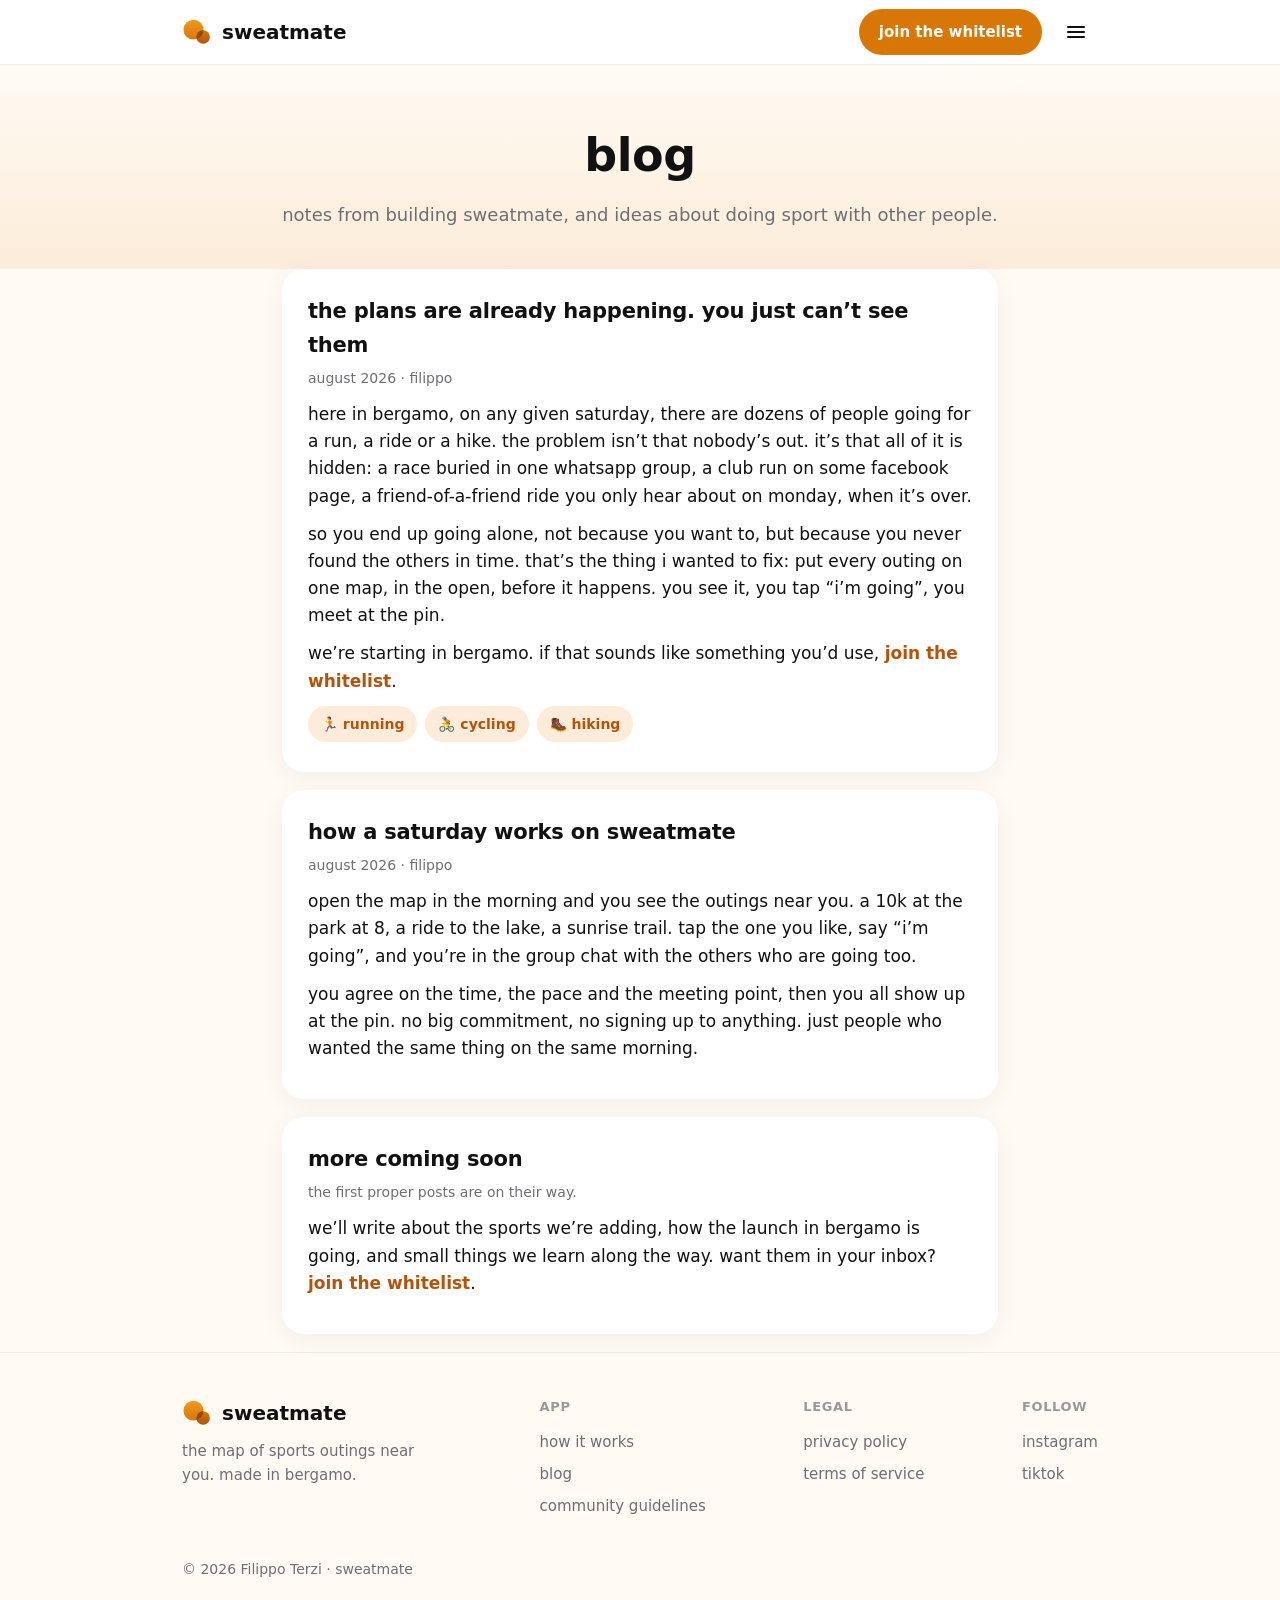
<file: blog.html>
<!DOCTYPE html>
<html lang="en">
<head>
<meta charset="utf-8">
<meta name="viewport" content="width=device-width, initial-scale=1">
<title>sweatmate · blog</title>
<link rel="icon" href="data:image/svg+xml,%3Csvg xmlns=%22http://www.w3.org/2000/svg%22 viewBox=%220 0 512 512%22%3E%3Cdefs%3E%3ClinearGradient id=%22a%22 x1=%220%22 y1=%220%22 x2=%220%22 y2=%221%22%3E%3Cstop offset=%220%22 stop-color=%22%23F09A1F%22/%3E%3Cstop offset=%221%22 stop-color=%22%23D97706%22/%3E%3C/linearGradient%3E%3ClinearGradient id=%22b%22 x1=%220%22 y1=%220%22 x2=%220%22 y2=%221%22%3E%3Cstop offset=%220%22 stop-color=%22%23D97706%22/%3E%3Cstop offset=%221%22 stop-color=%22%23B45309%22/%3E%3C/linearGradient%3E%3CclipPath id=%22c%22%3E%3Ccircle cx=%22196%22 cy=%22216%22 r=%22170%22/%3E%3C/clipPath%3E%3C/defs%3E%3Ccircle cx=%22196%22 cy=%22216%22 r=%22170%22 fill=%22url(%23a)%22/%3E%3Ccircle cx=%22361%22 cy=%22341%22 r=%22115%22 fill=%22url(%23b)%22/%3E%3Ccircle cx=%22361%22 cy=%22341%22 r=%22115%22 fill=%22%238F4A05%22 clip-path=%22url(%23c)%22/%3E%3C/svg%3E">
<link rel="stylesheet" href="style.css">
</head>
<body>
<svg width="0" height="0" style="position:absolute"><defs>
  <linearGradient id="gl" x1="0" y1="0" x2="0" y2="1"><stop offset="0" stop-color="#F09A1F"/><stop offset="1" stop-color="#D97706"/></linearGradient>
  <linearGradient id="gr" x1="0" y1="0" x2="0" y2="1"><stop offset="0" stop-color="#D97706"/><stop offset="1" stop-color="#B45309"/></linearGradient>
</defs></svg>

<header><div class="nav">
  <a class="brand" href="/"><svg class="pin" viewBox="0 0 512 512"><g transform="translate(256,256)"><circle cx="-60" cy="-40" r="170" fill="url(#gl)"/><circle cx="105" cy="85" r="115" fill="url(#gr)"/><clipPath id="c"><circle cx="-60" cy="-40" r="170"/></clipPath><circle cx="105" cy="85" r="115" fill="#8F4A05" clip-path="url(#c)"/></g></svg>sweatmate</a>
  <input type="checkbox" id="mnav" class="mtoggle" hidden>
  <div class="navright">
    <a href="/#join" class="btn">join the whitelist</a>
    <label for="mnav" class="burger" aria-label="menu"><svg viewBox="0 0 24 24" fill="none" stroke="currentColor" stroke-width="2.2" stroke-linecap="round"><path d="M4 7h16M4 12h16M4 17h16"/></svg></label>
  </div>
  <nav class="drawer">
    <a href="/#how">how it works</a>
    <a href="/blog.html">blog</a>
    <a href="/guidelines.html">guidelines</a>
    <a href="/privacy.html">privacy</a>
    <a href="/terms.html">terms</a>
  </nav>
</div></header>

<section class="pagehero">
  <div class="wrap"><h1>blog</h1>
  <p>notes from building sweatmate, and ideas about doing sport with other people.</p></div>
</section>

<main class="wrap">
  <article class="post">
    <h3>the plans are already happening. you just can’t see them</h3>
    <p class="date">august 2026 · filippo</p>
    <p>here in bergamo, on any given saturday, there are dozens of people going for a run, a ride or a hike. the problem isn’t that nobody’s out. it’s that all of it is hidden: a race buried in one whatsapp group, a club run on some facebook page, a friend-of-a-friend ride you only hear about on monday, when it’s over.</p>
    <p>so you end up going alone, not because you want to, but because you never found the others in time. that’s the thing i wanted to fix: put every outing on one map, in the open, before it happens. you see it, you tap “i’m going”, you meet at the pin.</p>
    <p>we’re starting in bergamo. if that sounds like something you’d use, <a href="/#join">join the whitelist</a>.</p>
    <div class="chips"><span class="chip">🏃 running</span><span class="chip">🚴 cycling</span><span class="chip">🥾 hiking</span></div>
  </article>

  <article class="post">
    <h3>how a saturday works on sweatmate</h3>
    <p class="date">august 2026 · filippo</p>
    <p>open the map in the morning and you see the outings near you. a 10k at the park at 8, a ride to the lake, a sunrise trail. tap the one you like, say “i’m going”, and you’re in the group chat with the others who are going too.</p>
    <p>you agree on the time, the pace and the meeting point, then you all show up at the pin. no big commitment, no signing up to anything. just people who wanted the same thing on the same morning.</p>
  </article>

  <article class="post">
    <h3>more coming soon</h3>
    <p class="date">the first proper posts are on their way.</p>
    <p>we’ll write about the sports we’re adding, how the launch in bergamo is going, and small things we learn along the way. want them in your inbox? <a href="/#join">join the whitelist</a>.</p>
  </article>
</main>

<footer><div class="wrap">
  <div class="cols">
    <div>
      <a class="brand" href="/"><svg class="pin" viewBox="0 0 512 512"><g transform="translate(256,256)"><circle cx="-60" cy="-40" r="170" fill="url(#gl)"/><circle cx="105" cy="85" r="115" fill="url(#gr)"/><clipPath id="cf"><circle cx="-60" cy="-40" r="170"/></clipPath><circle cx="105" cy="85" r="115" fill="#8F4A05" clip-path="url(#cf)"/></g></svg> sweatmate</a>
      <p style="margin-top:10px; max-width:260px">the map of sports outings near you. made in bergamo.</p>
    </div>
    <div><h4>app</h4><ul>
      <li><a href="/#how">how it works</a></li>
      <li><a href="/blog.html">blog</a></li>
      <li><a href="/guidelines.html">community guidelines</a></li>
    </ul></div>
    <div><h4>legal</h4><ul>
      <li><a href="/privacy.html">privacy policy</a></li>
      <li><a href="/terms.html">terms of service</a></li>
    </ul></div>
    <div><h4>follow</h4><ul>
      <li><a href="https://instagram.com/sweatmate_app" target="_blank" rel="noopener">instagram</a></li>
      <li><a href="https://tiktok.com/@sweatmate" target="_blank" rel="noopener">tiktok</a></li>
    </ul></div>
  </div>
  <div class="copy">© 2026 Filippo Terzi · sweatmate</div>
</div></footer>
</body>
</html>
</file>
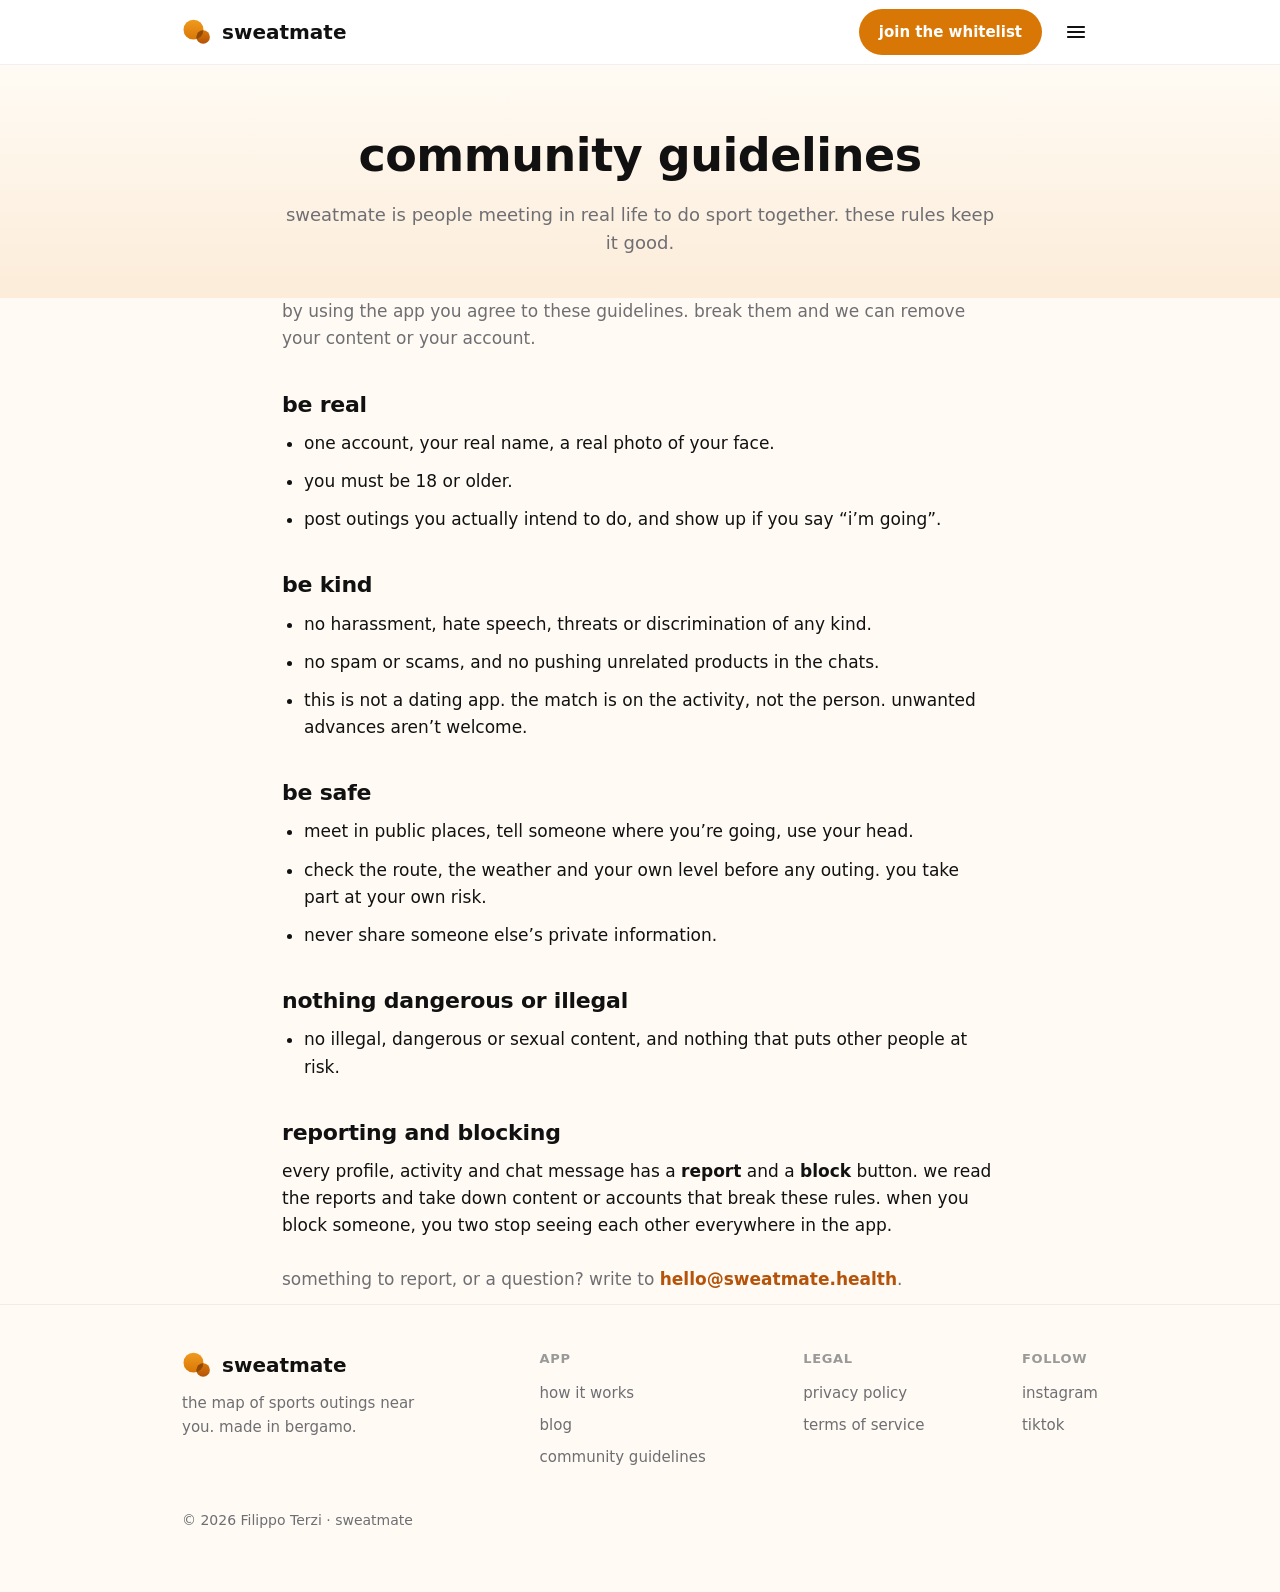
<file: guidelines.html>
<!DOCTYPE html>
<html lang="en">
<head>
<meta charset="utf-8">
<meta name="viewport" content="width=device-width, initial-scale=1">
<title>sweatmate · community guidelines</title>
<link rel="icon" href="data:image/svg+xml,%3Csvg xmlns=%22http://www.w3.org/2000/svg%22 viewBox=%220 0 512 512%22%3E%3Cdefs%3E%3ClinearGradient id=%22a%22 x1=%220%22 y1=%220%22 x2=%220%22 y2=%221%22%3E%3Cstop offset=%220%22 stop-color=%22%23F09A1F%22/%3E%3Cstop offset=%221%22 stop-color=%22%23D97706%22/%3E%3C/linearGradient%3E%3ClinearGradient id=%22b%22 x1=%220%22 y1=%220%22 x2=%220%22 y2=%221%22%3E%3Cstop offset=%220%22 stop-color=%22%23D97706%22/%3E%3Cstop offset=%221%22 stop-color=%22%23B45309%22/%3E%3C/linearGradient%3E%3CclipPath id=%22c%22%3E%3Ccircle cx=%22196%22 cy=%22216%22 r=%22170%22/%3E%3C/clipPath%3E%3C/defs%3E%3Ccircle cx=%22196%22 cy=%22216%22 r=%22170%22 fill=%22url(%23a)%22/%3E%3Ccircle cx=%22361%22 cy=%22341%22 r=%22115%22 fill=%22url(%23b)%22/%3E%3Ccircle cx=%22361%22 cy=%22341%22 r=%22115%22 fill=%22%238F4A05%22 clip-path=%22url(%23c)%22/%3E%3C/svg%3E">
<link rel="stylesheet" href="style.css">
</head>
<body>
<svg width="0" height="0" style="position:absolute"><defs>
  <linearGradient id="gl" x1="0" y1="0" x2="0" y2="1"><stop offset="0" stop-color="#F09A1F"/><stop offset="1" stop-color="#D97706"/></linearGradient>
  <linearGradient id="gr" x1="0" y1="0" x2="0" y2="1"><stop offset="0" stop-color="#D97706"/><stop offset="1" stop-color="#B45309"/></linearGradient>
</defs></svg>

<header><div class="nav">
  <a class="brand" href="/"><svg class="pin" viewBox="0 0 512 512"><g transform="translate(256,256)"><circle cx="-60" cy="-40" r="170" fill="url(#gl)"/><circle cx="105" cy="85" r="115" fill="url(#gr)"/><clipPath id="c"><circle cx="-60" cy="-40" r="170"/></clipPath><circle cx="105" cy="85" r="115" fill="#8F4A05" clip-path="url(#c)"/></g></svg>sweatmate</a>
  <input type="checkbox" id="mnav" class="mtoggle" hidden>
  <div class="navright">
    <a href="/#join" class="btn">join the whitelist</a>
    <label for="mnav" class="burger" aria-label="menu"><svg viewBox="0 0 24 24" fill="none" stroke="currentColor" stroke-width="2.2" stroke-linecap="round"><path d="M4 7h16M4 12h16M4 17h16"/></svg></label>
  </div>
  <nav class="drawer">
    <a href="/#how">how it works</a>
    <a href="/blog.html">blog</a>
    <a href="/guidelines.html">guidelines</a>
    <a href="/privacy.html">privacy</a>
    <a href="/terms.html">terms</a>
  </nav>
</div></header>

<section class="pagehero">
  <div class="wrap"><h1>community guidelines</h1>
  <p>sweatmate is people meeting in real life to do sport together. these rules keep it good.</p></div>
</section>

<main class="wrap">
  <p class="muted">by using the app you agree to these guidelines. break them and we can remove your content or your account.</p>

  <h2>be real</h2>
  <ul>
    <li>one account, your real name, a real photo of your face.</li>
    <li>you must be 18 or older.</li>
    <li>post outings you actually intend to do, and show up if you say “i’m going”.</li>
  </ul>

  <h2>be kind</h2>
  <ul>
    <li>no harassment, hate speech, threats or discrimination of any kind.</li>
    <li>no spam or scams, and no pushing unrelated products in the chats.</li>
    <li>this is not a dating app. the match is on the activity, not the person. unwanted advances aren’t welcome.</li>
  </ul>

  <h2>be safe</h2>
  <ul>
    <li>meet in public places, tell someone where you’re going, use your head.</li>
    <li>check the route, the weather and your own level before any outing. you take part at your own risk.</li>
    <li>never share someone else’s private information.</li>
  </ul>

  <h2>nothing dangerous or illegal</h2>
  <ul>
    <li>no illegal, dangerous or sexual content, and nothing that puts other people at risk.</li>
  </ul>

  <h2>reporting and blocking</h2>
  <p>every profile, activity and chat message has a <strong>report</strong> and a <strong>block</strong> button. we read the reports and take down content or accounts that break these rules. when you block someone, you two stop seeing each other everywhere in the app.</p>

  <p class="muted" style="margin-top:26px">something to report, or a question? write to <a href="mailto:hello@sweatmate.health">hello@sweatmate.health</a>.</p>
</main>

<footer><div class="wrap">
  <div class="cols">
    <div>
      <a class="brand" href="/"><svg class="pin" viewBox="0 0 512 512"><g transform="translate(256,256)"><circle cx="-60" cy="-40" r="170" fill="url(#gl)"/><circle cx="105" cy="85" r="115" fill="url(#gr)"/><clipPath id="cf"><circle cx="-60" cy="-40" r="170"/></clipPath><circle cx="105" cy="85" r="115" fill="#8F4A05" clip-path="url(#cf)"/></g></svg> sweatmate</a>
      <p style="margin-top:10px; max-width:260px">the map of sports outings near you. made in bergamo.</p>
    </div>
    <div><h4>app</h4><ul>
      <li><a href="/#how">how it works</a></li>
      <li><a href="/blog.html">blog</a></li>
      <li><a href="/guidelines.html">community guidelines</a></li>
    </ul></div>
    <div><h4>legal</h4><ul>
      <li><a href="/privacy.html">privacy policy</a></li>
      <li><a href="/terms.html">terms of service</a></li>
    </ul></div>
    <div><h4>follow</h4><ul>
      <li><a href="https://instagram.com/sweatmate_app" target="_blank" rel="noopener">instagram</a></li>
      <li><a href="https://tiktok.com/@sweatmate" target="_blank" rel="noopener">tiktok</a></li>
    </ul></div>
  </div>
  <div class="copy">© 2026 Filippo Terzi · sweatmate</div>
</div></footer>
</body>
</html>
</file>
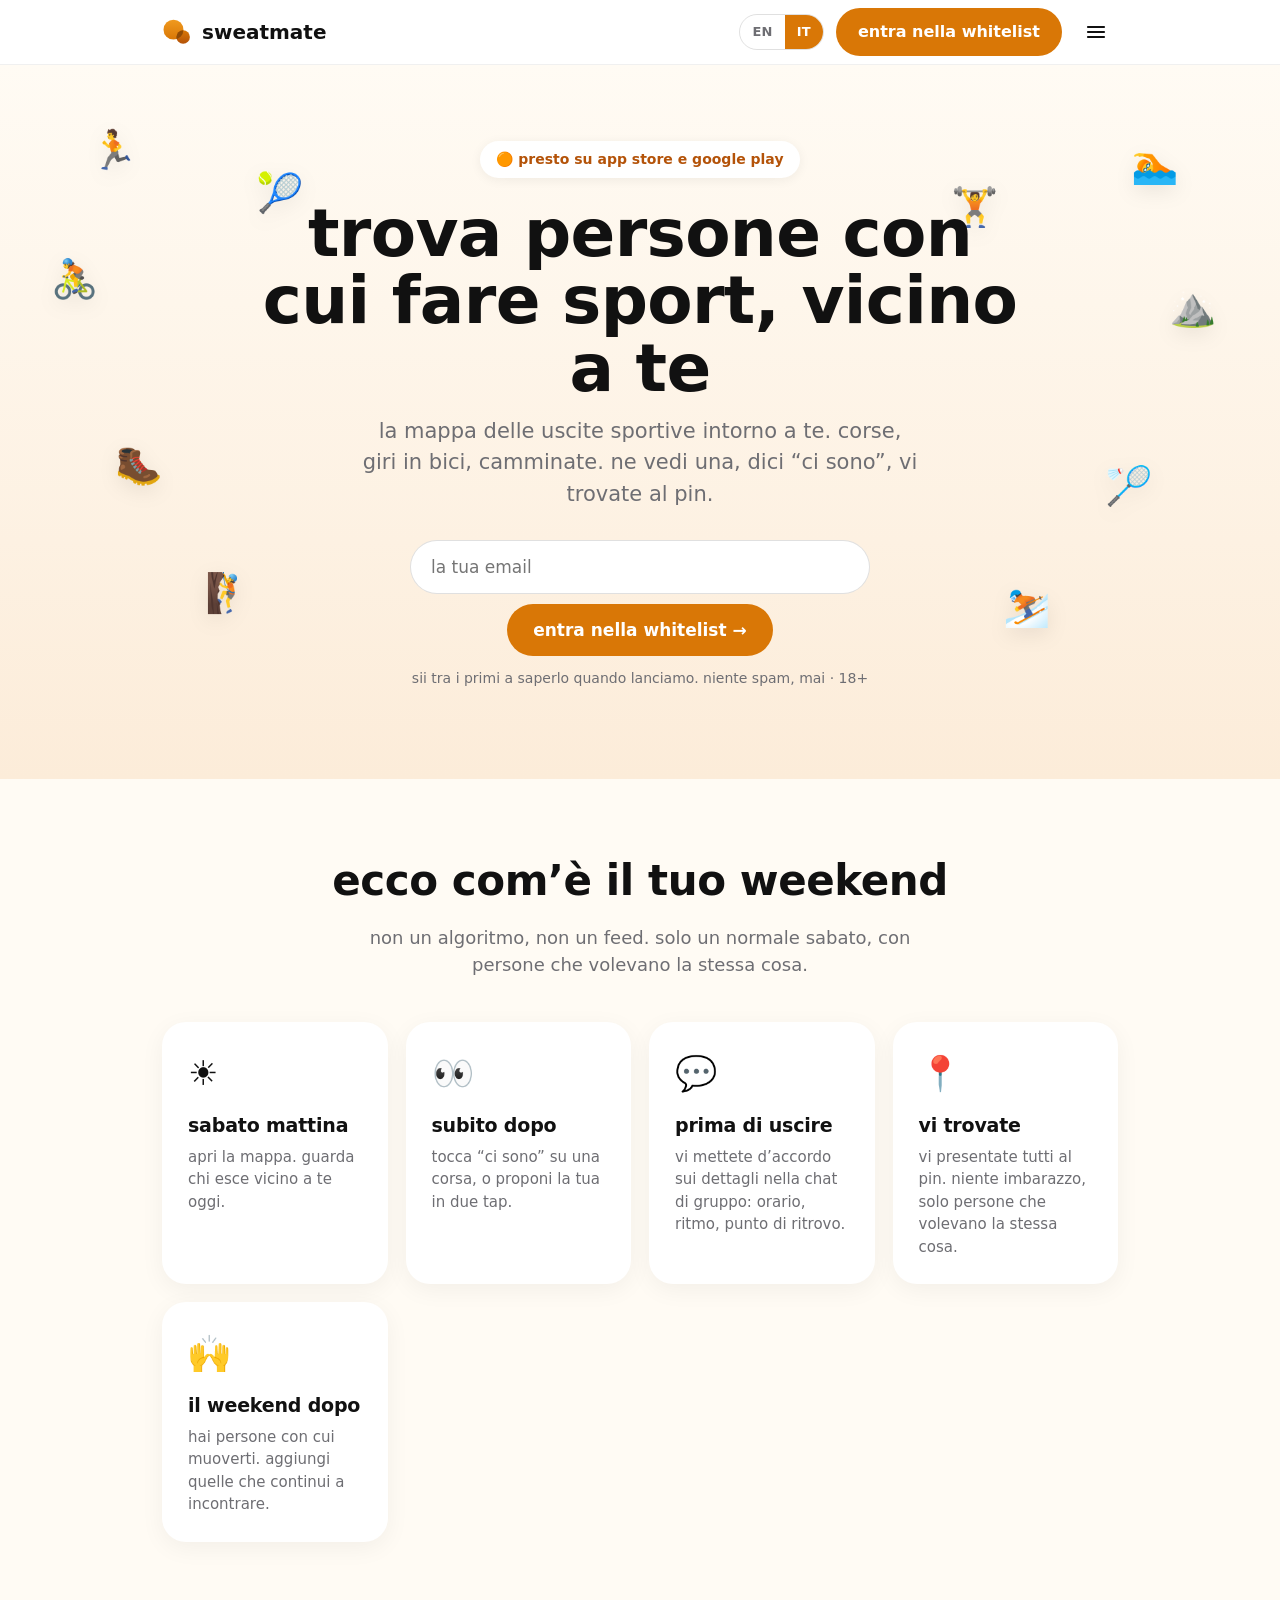
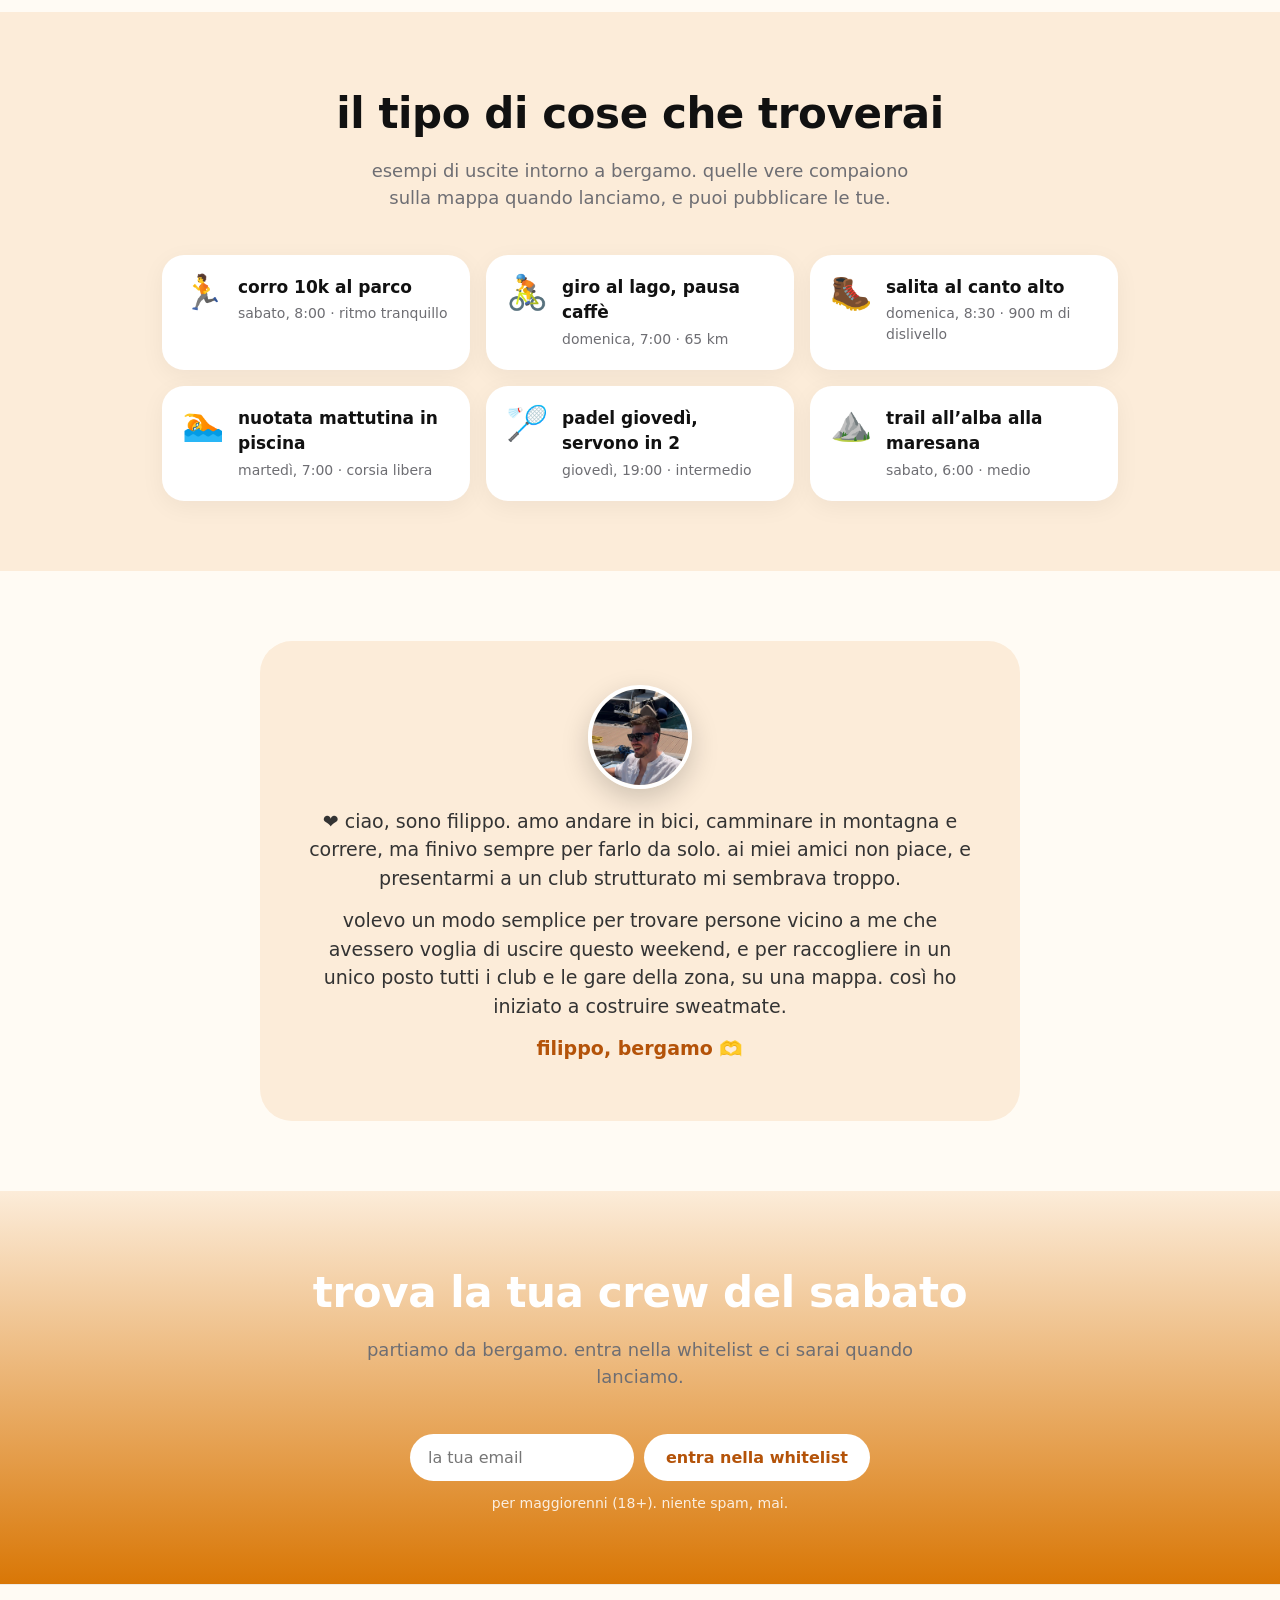
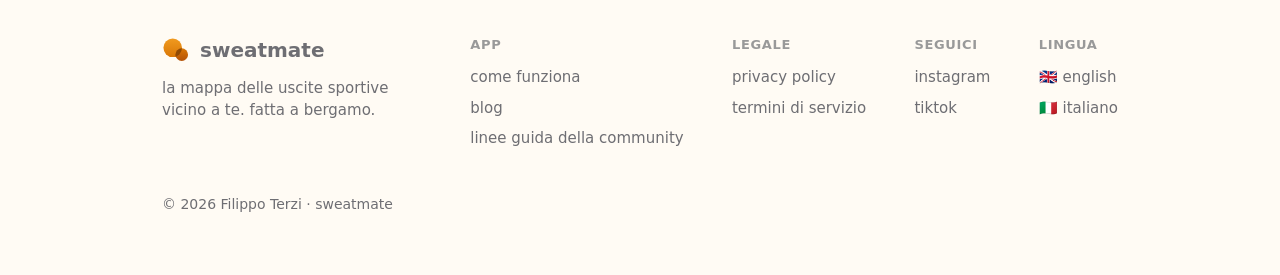
<file: index-it.html>
<!DOCTYPE html>
<html lang="it">
<head>
<meta charset="utf-8">
<!-- pagina spostata su /it — redirect per non rompere i vecchi link -->
<meta http-equiv="refresh" content="0; url=/it/">
<link rel="canonical" href="https://sweatmate.health/it/">
<title>sweatmate · reindirizzamento…</title>
</head>
<body>
<p>redirect… <a href="/it/">vai alla versione italiana</a></p>
<script>location.replace("/it/");</script>
</body>
</html>
</file>
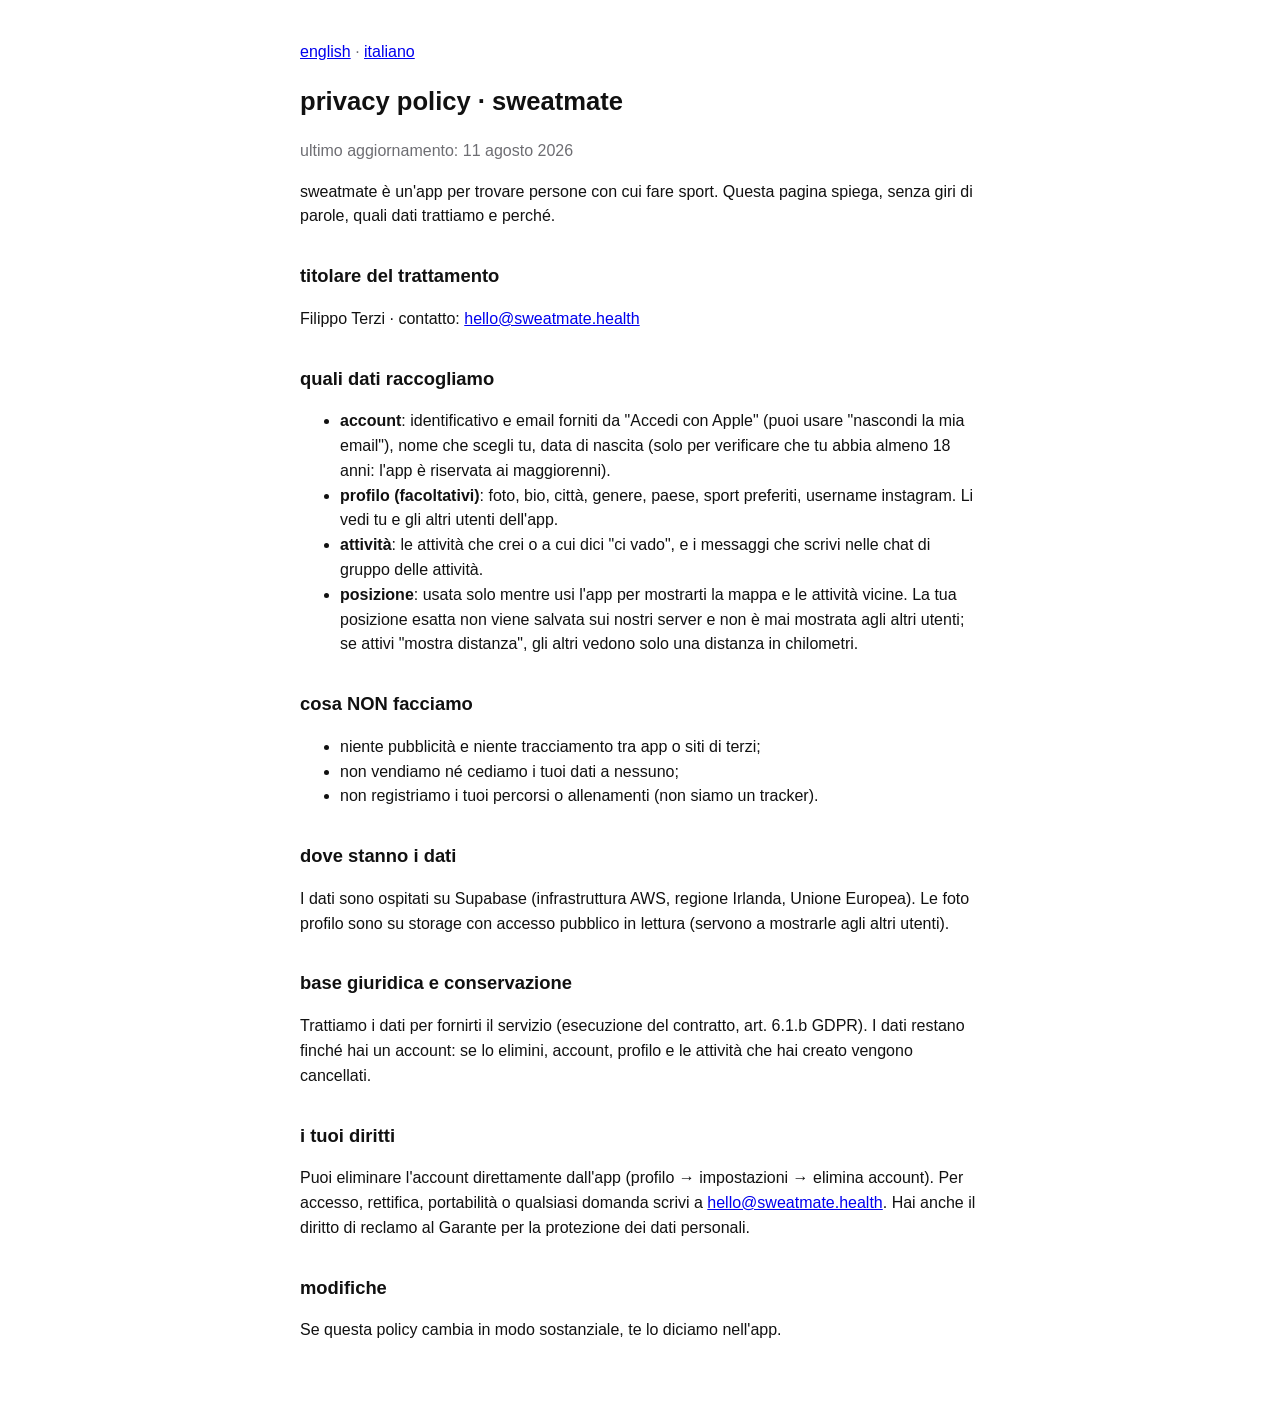
<file: privacy-it.html>
<!DOCTYPE html>
<html lang="it">
<head>
<meta charset="utf-8">
<meta name="viewport" content="width=device-width, initial-scale=1">
<title>sweatmate · privacy policy</title>
<link rel="icon" href="data:image/svg+xml,%3Csvg xmlns=%22http://www.w3.org/2000/svg%22 viewBox=%220 0 512 512%22%3E%3Cdefs%3E%3ClinearGradient id=%22a%22 x1=%220%22 y1=%220%22 x2=%220%22 y2=%221%22%3E%3Cstop offset=%220%22 stop-color=%22%23F09A1F%22/%3E%3Cstop offset=%221%22 stop-color=%22%23D97706%22/%3E%3C/linearGradient%3E%3ClinearGradient id=%22b%22 x1=%220%22 y1=%220%22 x2=%220%22 y2=%221%22%3E%3Cstop offset=%220%22 stop-color=%22%23D97706%22/%3E%3Cstop offset=%221%22 stop-color=%22%23B45309%22/%3E%3C/linearGradient%3E%3CclipPath id=%22c%22%3E%3Ccircle cx=%22196%22 cy=%22216%22 r=%22170%22/%3E%3C/clipPath%3E%3C/defs%3E%3Ccircle cx=%22196%22 cy=%22216%22 r=%22170%22 fill=%22url(%23a)%22/%3E%3Ccircle cx=%22361%22 cy=%22341%22 r=%22115%22 fill=%22url(%23b)%22/%3E%3Ccircle cx=%22361%22 cy=%22341%22 r=%22115%22 fill=%22%238F4A05%22 clip-path=%22url(%23c)%22/%3E%3C/svg%3E">
<style>
  body { font-family: -apple-system, "Helvetica Neue", sans-serif; max-width: 680px;
         margin: 0 auto; padding: 24px 20px 64px; color: #111; line-height: 1.55; }
  h1 { font-size: 1.6em; } h2 { font-size: 1.15em; margin-top: 1.8em; }
  .muted { color: #6E6E73; }
</style>
</head>
<body>
<p class="muted"><a href="privacy.html">english</a> · <a href="privacy-it.html">italiano</a></p>
<h1>privacy policy · sweatmate</h1>
<p class="muted">ultimo aggiornamento: 11 agosto 2026</p>

<p>sweatmate è un'app per trovare persone con cui fare sport. Questa pagina spiega,
senza giri di parole, quali dati trattiamo e perché.</p>

<h2>titolare del trattamento</h2>
<p>Filippo Terzi · contatto: <a href="mailto:hello@sweatmate.health">hello@sweatmate.health</a></p>

<h2>quali dati raccogliamo</h2>
<ul>
  <li><b>account</b>: identificativo e email forniti da "Accedi con Apple" (puoi usare
      "nascondi la mia email"), nome che scegli tu, data di nascita (solo per verificare
      che tu abbia almeno 18 anni: l'app è riservata ai maggiorenni).</li>
  <li><b>profilo (facoltativi)</b>: foto, bio, città, genere, paese, sport preferiti,
      username instagram. Li vedi tu e gli altri utenti dell'app.</li>
  <li><b>attività</b>: le attività che crei o a cui dici "ci vado", e i messaggi che
      scrivi nelle chat di gruppo delle attività.</li>
  <li><b>posizione</b>: usata solo mentre usi l'app per mostrarti la mappa e le attività
      vicine. La tua posizione esatta non viene salvata sui nostri server e non è mai
      mostrata agli altri utenti; se attivi "mostra distanza", gli altri vedono solo una
      distanza in chilometri.</li>
</ul>

<h2>cosa NON facciamo</h2>
<ul>
  <li>niente pubblicità e niente tracciamento tra app o siti di terzi;</li>
  <li>non vendiamo né cediamo i tuoi dati a nessuno;</li>
  <li>non registriamo i tuoi percorsi o allenamenti (non siamo un tracker).</li>
</ul>

<h2>dove stanno i dati</h2>
<p>I dati sono ospitati su Supabase (infrastruttura AWS, regione Irlanda, Unione
Europea). Le foto profilo sono su storage con accesso pubblico in lettura
(servono a mostrarle agli altri utenti).</p>

<h2>base giuridica e conservazione</h2>
<p>Trattiamo i dati per fornirti il servizio (esecuzione del contratto, art. 6.1.b GDPR).
I dati restano finché hai un account: se lo elimini, account, profilo e le attività che hai creato vengono cancellati.</p>

<h2>i tuoi diritti</h2>
<p>Puoi eliminare l'account direttamente dall'app (profilo → impostazioni →
elimina account). Per accesso, rettifica, portabilità o qualsiasi domanda scrivi a
<a href="mailto:hello@sweatmate.health">hello@sweatmate.health</a>.
Hai anche il diritto di reclamo al Garante per la protezione dei dati personali.</p>

<h2>modifiche</h2>
<p>Se questa policy cambia in modo sostanziale, te lo diciamo nell'app.</p>
</body>
</html>
</file>
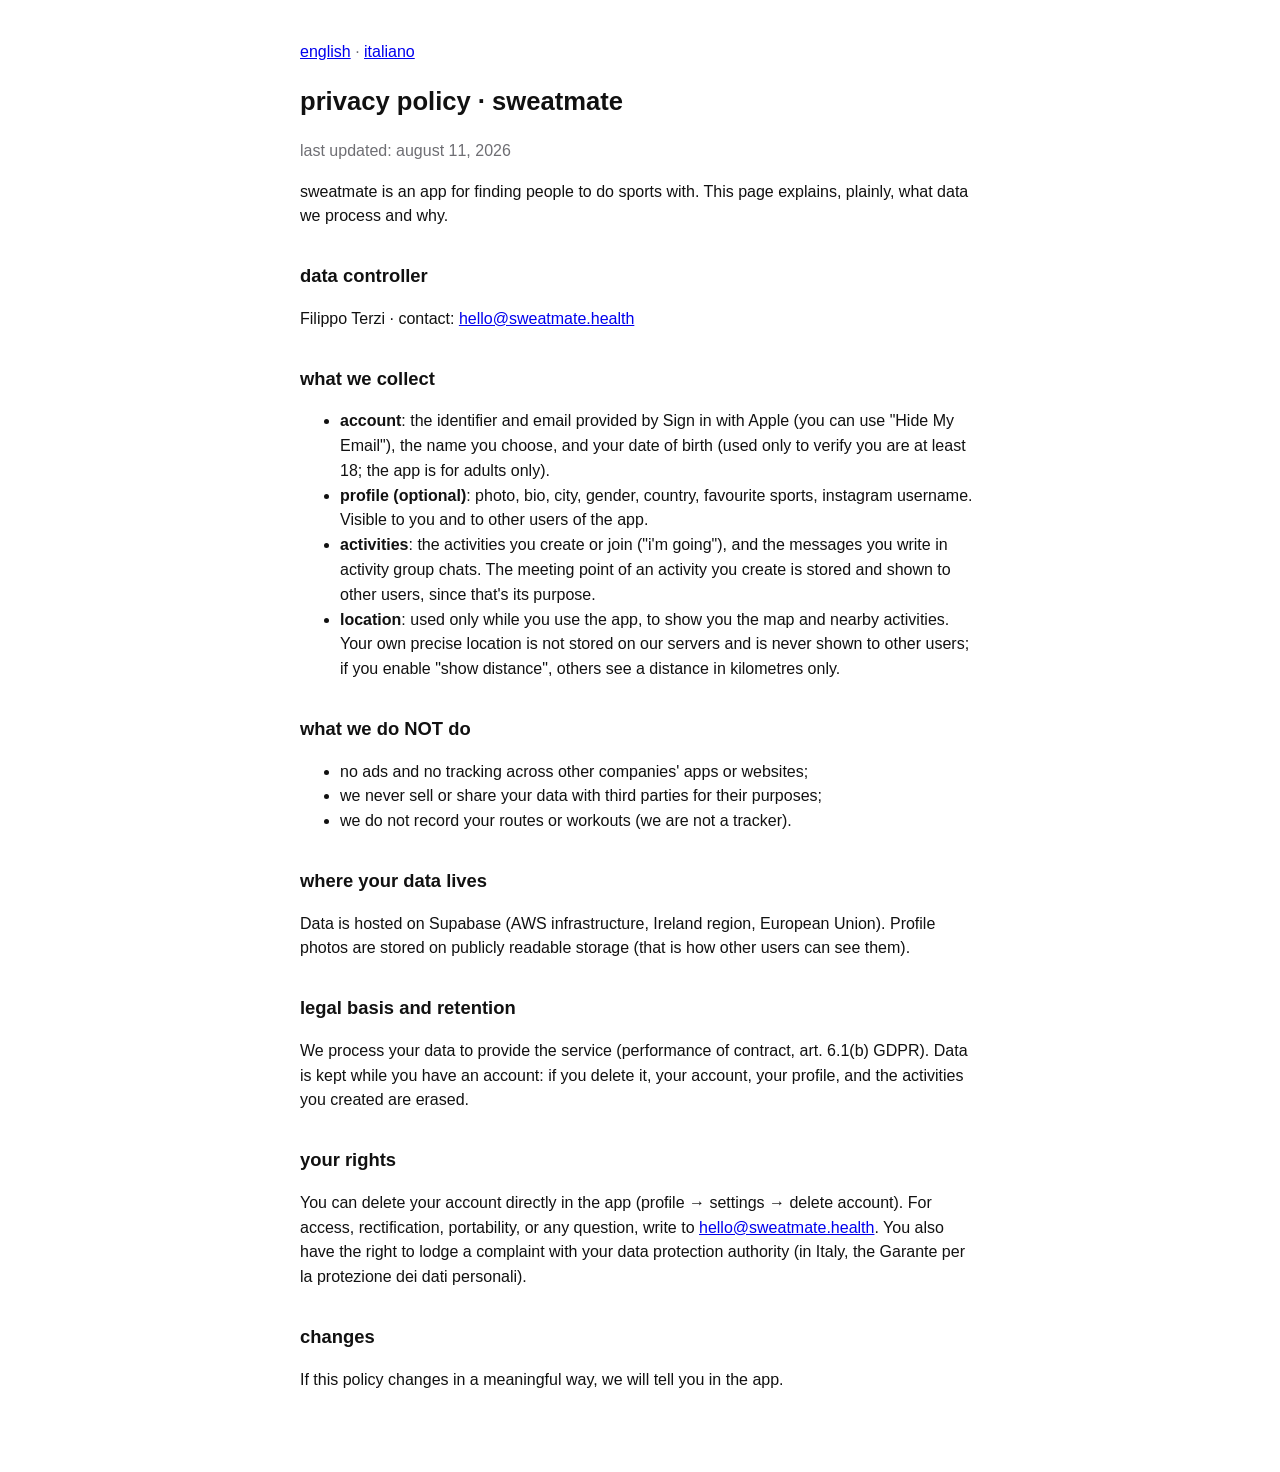
<file: privacy.html>
<!DOCTYPE html>
<html lang="en">
<head>
<meta charset="utf-8">
<meta name="viewport" content="width=device-width, initial-scale=1">
<title>sweatmate · privacy policy</title>
<link rel="icon" href="data:image/svg+xml,%3Csvg xmlns=%22http://www.w3.org/2000/svg%22 viewBox=%220 0 512 512%22%3E%3Cdefs%3E%3ClinearGradient id=%22a%22 x1=%220%22 y1=%220%22 x2=%220%22 y2=%221%22%3E%3Cstop offset=%220%22 stop-color=%22%23F09A1F%22/%3E%3Cstop offset=%221%22 stop-color=%22%23D97706%22/%3E%3C/linearGradient%3E%3ClinearGradient id=%22b%22 x1=%220%22 y1=%220%22 x2=%220%22 y2=%221%22%3E%3Cstop offset=%220%22 stop-color=%22%23D97706%22/%3E%3Cstop offset=%221%22 stop-color=%22%23B45309%22/%3E%3C/linearGradient%3E%3CclipPath id=%22c%22%3E%3Ccircle cx=%22196%22 cy=%22216%22 r=%22170%22/%3E%3C/clipPath%3E%3C/defs%3E%3Ccircle cx=%22196%22 cy=%22216%22 r=%22170%22 fill=%22url(%23a)%22/%3E%3Ccircle cx=%22361%22 cy=%22341%22 r=%22115%22 fill=%22url(%23b)%22/%3E%3Ccircle cx=%22361%22 cy=%22341%22 r=%22115%22 fill=%22%238F4A05%22 clip-path=%22url(%23c)%22/%3E%3C/svg%3E">
<style>
  body { font-family: -apple-system, "Helvetica Neue", sans-serif; max-width: 680px;
         margin: 0 auto; padding: 24px 20px 64px; color: #111; line-height: 1.55; }
  h1 { font-size: 1.6em; } h2 { font-size: 1.15em; margin-top: 1.8em; }
  .muted { color: #6E6E73; }
</style>
</head>
<body>
<p class="muted"><a href="privacy.html">english</a> · <a href="privacy-it.html">italiano</a></p>
<h1>privacy policy · sweatmate</h1>
<p class="muted">last updated: august 11, 2026</p>

<p>sweatmate is an app for finding people to do sports with. This page explains,
plainly, what data we process and why.</p>

<h2>data controller</h2>
<p>Filippo Terzi · contact: <a href="mailto:hello@sweatmate.health">hello@sweatmate.health</a></p>

<h2>what we collect</h2>
<ul>
  <li><b>account</b>: the identifier and email provided by Sign in with Apple
      (you can use "Hide My Email"), the name you choose, and your date of birth
      (used only to verify you are at least 18; the app is for adults only).</li>
  <li><b>profile (optional)</b>: photo, bio, city, gender, country, favourite
      sports, instagram username. Visible to you and to other users of the app.</li>
  <li><b>activities</b>: the activities you create or join ("i'm going"), and the
      messages you write in activity group chats. The meeting point of an
      activity you create is stored and shown to other users, since that's its
      purpose.</li>
  <li><b>location</b>: used only while you use the app, to show you the map and
      nearby activities. Your own precise location is not stored on our servers
      and is never shown to other users; if you enable "show distance", others
      see a distance in kilometres only.</li>
</ul>

<h2>what we do NOT do</h2>
<ul>
  <li>no ads and no tracking across other companies' apps or websites;</li>
  <li>we never sell or share your data with third parties for their purposes;</li>
  <li>we do not record your routes or workouts (we are not a tracker).</li>
</ul>

<h2>where your data lives</h2>
<p>Data is hosted on Supabase (AWS infrastructure, Ireland region, European
Union). Profile photos are stored on publicly readable storage (that is how
other users can see them).</p>

<h2>legal basis and retention</h2>
<p>We process your data to provide the service (performance of contract,
art. 6.1(b) GDPR). Data is kept while you have an account: if you delete it,
your account, your profile, and the activities you created are erased.</p>

<h2>your rights</h2>
<p>You can delete your account directly in the app (profile → settings →
delete account). For access, rectification, portability, or any question,
write to <a href="mailto:hello@sweatmate.health">hello@sweatmate.health</a>.
You also have the right to lodge a complaint with your data protection
authority (in Italy, the Garante per la protezione dei dati personali).</p>

<h2>changes</h2>
<p>If this policy changes in a meaningful way, we will tell you in the app.</p>
</body>
</html>
</file>
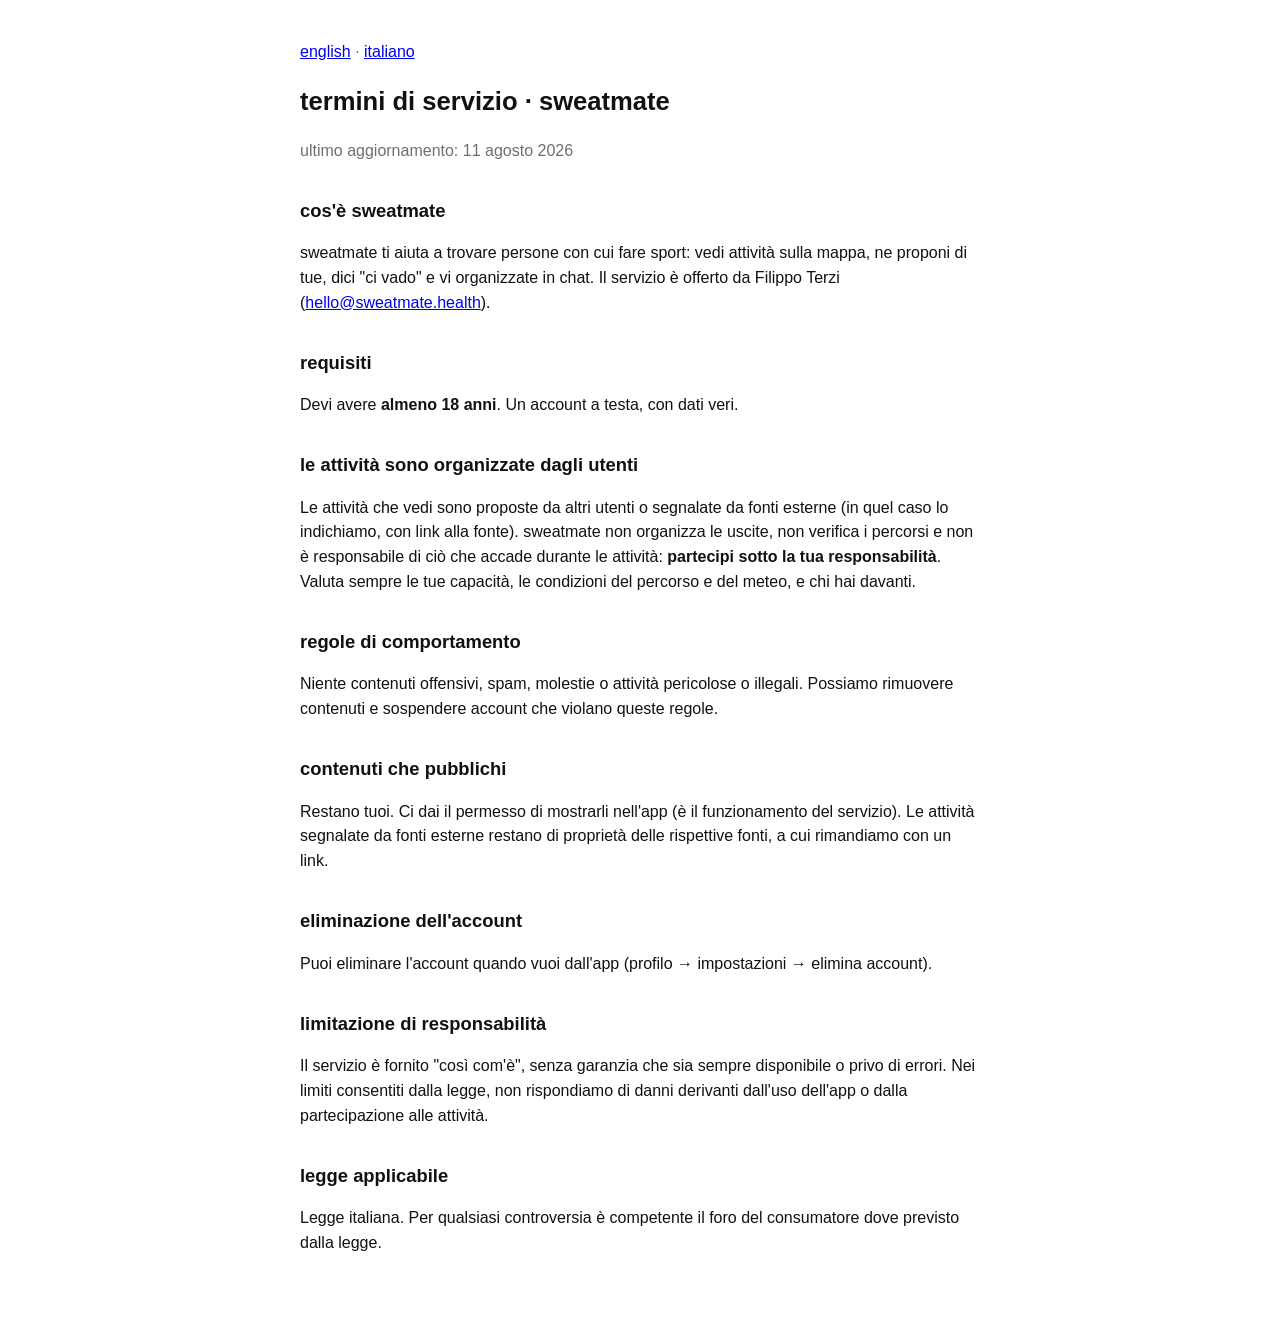
<file: terms-it.html>
<!DOCTYPE html>
<html lang="it">
<head>
<meta charset="utf-8">
<meta name="viewport" content="width=device-width, initial-scale=1">
<title>sweatmate · termini di servizio</title>
<link rel="icon" href="data:image/svg+xml,%3Csvg xmlns=%22http://www.w3.org/2000/svg%22 viewBox=%220 0 512 512%22%3E%3Cdefs%3E%3ClinearGradient id=%22a%22 x1=%220%22 y1=%220%22 x2=%220%22 y2=%221%22%3E%3Cstop offset=%220%22 stop-color=%22%23F09A1F%22/%3E%3Cstop offset=%221%22 stop-color=%22%23D97706%22/%3E%3C/linearGradient%3E%3ClinearGradient id=%22b%22 x1=%220%22 y1=%220%22 x2=%220%22 y2=%221%22%3E%3Cstop offset=%220%22 stop-color=%22%23D97706%22/%3E%3Cstop offset=%221%22 stop-color=%22%23B45309%22/%3E%3C/linearGradient%3E%3CclipPath id=%22c%22%3E%3Ccircle cx=%22196%22 cy=%22216%22 r=%22170%22/%3E%3C/clipPath%3E%3C/defs%3E%3Ccircle cx=%22196%22 cy=%22216%22 r=%22170%22 fill=%22url(%23a)%22/%3E%3Ccircle cx=%22361%22 cy=%22341%22 r=%22115%22 fill=%22url(%23b)%22/%3E%3Ccircle cx=%22361%22 cy=%22341%22 r=%22115%22 fill=%22%238F4A05%22 clip-path=%22url(%23c)%22/%3E%3C/svg%3E">
<style>
  body { font-family: -apple-system, "Helvetica Neue", sans-serif; max-width: 680px;
         margin: 0 auto; padding: 24px 20px 64px; color: #111; line-height: 1.55; }
  h1 { font-size: 1.6em; } h2 { font-size: 1.15em; margin-top: 1.8em; }
  .muted { color: #6E6E73; }
</style>
</head>
<body>
<p class="muted"><a href="terms.html">english</a> · <a href="terms-it.html">italiano</a></p>
<h1>termini di servizio · sweatmate</h1>
<p class="muted">ultimo aggiornamento: 11 agosto 2026</p>

<h2>cos'è sweatmate</h2>
<p>sweatmate ti aiuta a trovare persone con cui fare sport: vedi attività sulla mappa,
ne proponi di tue, dici "ci vado" e vi organizzate in chat. Il servizio è offerto da
Filippo Terzi (<a href="mailto:hello@sweatmate.health">hello@sweatmate.health</a>).</p>

<h2>requisiti</h2>
<p>Devi avere <b>almeno 18 anni</b>. Un account a testa, con dati veri.</p>

<h2>le attività sono organizzate dagli utenti</h2>
<p>Le attività che vedi sono proposte da altri utenti o segnalate da fonti esterne
(in quel caso lo indichiamo, con link alla fonte). sweatmate non organizza le uscite,
non verifica i percorsi e non è responsabile di ciò che accade durante le attività:
<b>partecipi sotto la tua responsabilità</b>. Valuta sempre le tue capacità, le
condizioni del percorso e del meteo, e chi hai davanti.</p>

<h2>regole di comportamento</h2>
<p>Niente contenuti offensivi, spam, molestie o attività pericolose o illegali.
Possiamo rimuovere contenuti e sospendere account che violano queste regole.</p>

<h2>contenuti che pubblichi</h2>
<p>Restano tuoi. Ci dai il permesso di mostrarli nell'app (è il funzionamento del
servizio). Le attività segnalate da fonti esterne restano di proprietà delle
rispettive fonti, a cui rimandiamo con un link.</p>

<h2>eliminazione dell'account</h2>
<p>Puoi eliminare l'account quando vuoi dall'app (profilo → impostazioni →
elimina account).</p>

<h2>limitazione di responsabilità</h2>
<p>Il servizio è fornito "così com'è", senza garanzia che sia sempre disponibile o
privo di errori. Nei limiti consentiti dalla legge, non rispondiamo di danni
derivanti dall'uso dell'app o dalla partecipazione alle attività.</p>

<h2>legge applicabile</h2>
<p>Legge italiana. Per qualsiasi controversia è competente il foro del consumatore
dove previsto dalla legge.</p>
</body>
</html>
</file>
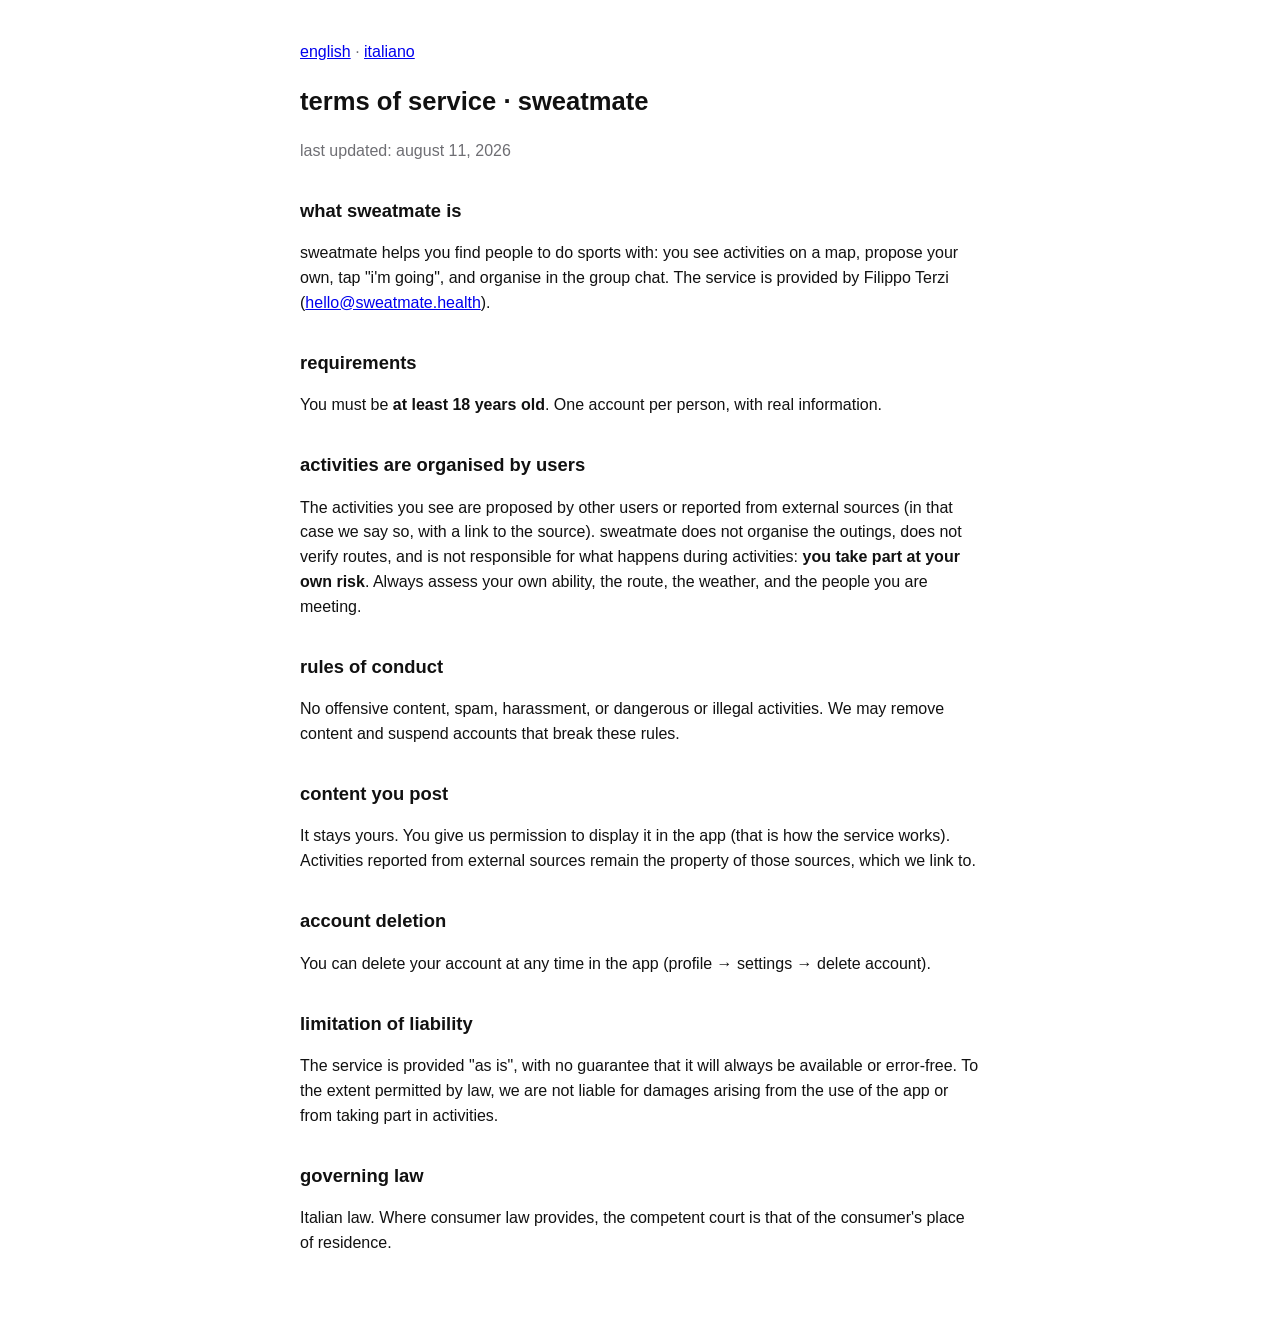
<file: terms.html>
<!DOCTYPE html>
<html lang="en">
<head>
<meta charset="utf-8">
<meta name="viewport" content="width=device-width, initial-scale=1">
<title>sweatmate · terms of service</title>
<link rel="icon" href="data:image/svg+xml,%3Csvg xmlns=%22http://www.w3.org/2000/svg%22 viewBox=%220 0 512 512%22%3E%3Cdefs%3E%3ClinearGradient id=%22a%22 x1=%220%22 y1=%220%22 x2=%220%22 y2=%221%22%3E%3Cstop offset=%220%22 stop-color=%22%23F09A1F%22/%3E%3Cstop offset=%221%22 stop-color=%22%23D97706%22/%3E%3C/linearGradient%3E%3ClinearGradient id=%22b%22 x1=%220%22 y1=%220%22 x2=%220%22 y2=%221%22%3E%3Cstop offset=%220%22 stop-color=%22%23D97706%22/%3E%3Cstop offset=%221%22 stop-color=%22%23B45309%22/%3E%3C/linearGradient%3E%3CclipPath id=%22c%22%3E%3Ccircle cx=%22196%22 cy=%22216%22 r=%22170%22/%3E%3C/clipPath%3E%3C/defs%3E%3Ccircle cx=%22196%22 cy=%22216%22 r=%22170%22 fill=%22url(%23a)%22/%3E%3Ccircle cx=%22361%22 cy=%22341%22 r=%22115%22 fill=%22url(%23b)%22/%3E%3Ccircle cx=%22361%22 cy=%22341%22 r=%22115%22 fill=%22%238F4A05%22 clip-path=%22url(%23c)%22/%3E%3C/svg%3E">
<style>
  body { font-family: -apple-system, "Helvetica Neue", sans-serif; max-width: 680px;
         margin: 0 auto; padding: 24px 20px 64px; color: #111; line-height: 1.55; }
  h1 { font-size: 1.6em; } h2 { font-size: 1.15em; margin-top: 1.8em; }
  .muted { color: #6E6E73; }
</style>
</head>
<body>
<p class="muted"><a href="terms.html">english</a> · <a href="terms-it.html">italiano</a></p>
<h1>terms of service · sweatmate</h1>
<p class="muted">last updated: august 11, 2026</p>

<h2>what sweatmate is</h2>
<p>sweatmate helps you find people to do sports with: you see activities on a
map, propose your own, tap "i'm going", and organise in the group chat. The
service is provided by Filippo Terzi
(<a href="mailto:hello@sweatmate.health">hello@sweatmate.health</a>).</p>

<h2>requirements</h2>
<p>You must be <b>at least 18 years old</b>. One account per person, with real
information.</p>

<h2>activities are organised by users</h2>
<p>The activities you see are proposed by other users or reported from external
sources (in that case we say so, with a link to the source). sweatmate does not
organise the outings, does not verify routes, and is not responsible for what
happens during activities: <b>you take part at your own risk</b>. Always assess
your own ability, the route, the weather, and the people you are meeting.</p>

<h2>rules of conduct</h2>
<p>No offensive content, spam, harassment, or dangerous or illegal activities.
We may remove content and suspend accounts that break these rules.</p>

<h2>content you post</h2>
<p>It stays yours. You give us permission to display it in the app (that is how
the service works). Activities reported from external sources remain the
property of those sources, which we link to.</p>

<h2>account deletion</h2>
<p>You can delete your account at any time in the app (profile → settings →
delete account).</p>

<h2>limitation of liability</h2>
<p>The service is provided "as is", with no guarantee that it will always be
available or error-free. To the extent permitted by law, we are not liable for
damages arising from the use of the app or from taking part in activities.</p>

<h2>governing law</h2>
<p>Italian law. Where consumer law provides, the competent court is that of the
consumer's place of residence.</p>
</body>
</html>
</file>
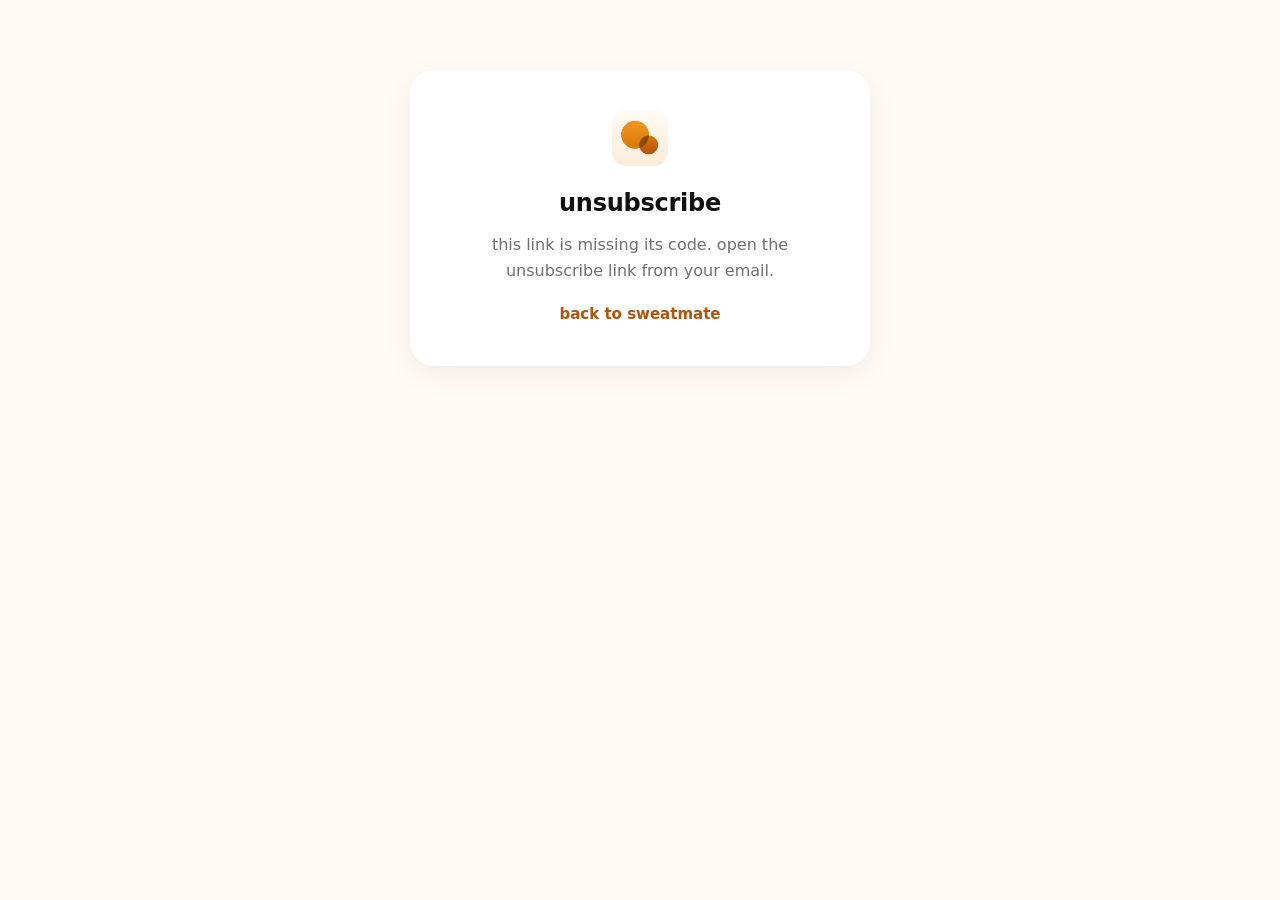
<file: unsubscribe.html>
<!DOCTYPE html>
<html lang="en">
<head>
<meta charset="utf-8">
<meta name="viewport" content="width=device-width, initial-scale=1">
<title>sweatmate · unsubscribe</title>
<link rel="icon" href="data:image/svg+xml,%3Csvg xmlns=%22http://www.w3.org/2000/svg%22 viewBox=%220 0 512 512%22%3E%3Cdefs%3E%3ClinearGradient id=%22a%22 x1=%220%22 y1=%220%22 x2=%220%22 y2=%221%22%3E%3Cstop offset=%220%22 stop-color=%22%23F09A1F%22/%3E%3Cstop offset=%221%22 stop-color=%22%23D97706%22/%3E%3C/linearGradient%3E%3ClinearGradient id=%22b%22 x1=%220%22 y1=%220%22 x2=%220%22 y2=%221%22%3E%3Cstop offset=%220%22 stop-color=%22%23D97706%22/%3E%3Cstop offset=%221%22 stop-color=%22%23B45309%22/%3E%3C/linearGradient%3E%3CclipPath id=%22c%22%3E%3Ccircle cx=%22196%22 cy=%22216%22 r=%22170%22/%3E%3C/clipPath%3E%3C/defs%3E%3Ccircle cx=%22196%22 cy=%22216%22 r=%22170%22 fill=%22url(%23a)%22/%3E%3Ccircle cx=%22361%22 cy=%22341%22 r=%22115%22 fill=%22url(%23b)%22/%3E%3Ccircle cx=%22361%22 cy=%22341%22 r=%22115%22 fill=%22%238F4A05%22 clip-path=%22url(%23c)%22/%3E%3C/svg%3E">
<link rel="stylesheet" href="style.css">
<style>
  .card{max-width:460px; margin:70px auto; background:#fff; border-radius:24px; padding:40px 32px;
        box-shadow:0 8px 30px rgba(0,0,0,.06); text-align:center;}
  .card .logo{width:56px;height:56px;border-radius:14px;margin:0 auto 18px;display:block}
  .card h1{font-size:24px;margin-bottom:10px}
  .card p{color:var(--grey);font-size:16px}
  .card .btn{margin-top:22px}
  .card a.home{display:inline-block;margin-top:18px;color:var(--amber-lo);font-weight:600;font-size:15px}
</style>
</head>
<body>
<div class="card">
  <img class="logo" src="email-logo.png" alt="sweatmate">
  <div id="body">
    <h1>unsubscribe</h1>
    <p id="msg">one tap and you’re off the sweatmate whitelist.</p>
    <button class="btn" id="go" type="button">unsubscribe me</button>
    <div><a class="home" href="/">back to sweatmate</a></div>
  </div>
</div>
<script>
  const SB_URL = "https://uudccbzihhgoeaevkewr.supabase.co";
  const SB_ANON = "eyJhbGciOiJIUzI1NiIsInR5cCI6IkpXVCJ9.eyJpc3MiOiJzdXBhYmFzZSIsInJlZiI6InV1ZGNjYnppaGhnb2VhZXZrZXdyIiwicm9sZSI6ImFub24iLCJpYXQiOjE3ODYzNzk0NzEsImV4cCI6MjEwMTk1NTQ3MX0.OHJC3vmT8eRLczFkH0QdZybbjudDfSi4VEX8Mc22ABQ";
  const params = new URLSearchParams(location.search);
  const token = params.get("t");
  const msg = document.getElementById("msg");
  const btn = document.getElementById("go");

  if(!token){ btn.style.display="none"; msg.textContent = "this link is missing its code. open the unsubscribe link from your email."; }

  btn.addEventListener("click", async () => {
    btn.disabled = true; msg.textContent = "…";
    try{
      const r = await fetch(SB_URL + "/rest/v1/rpc/unsubscribe_beta", {
        method:"POST",
        headers:{"apikey":SB_ANON,"Content-Type":"application/json"},
        body: JSON.stringify({p_token: token})
      });
      const out = await r.json().catch(()=>null);
      if(r.ok && out === "ok"){
        document.querySelector("h1").textContent = "you’re unsubscribed";
        msg.textContent = "you won’t hear from the sweatmate whitelist again. no hard feelings 🟠";
        btn.style.display="none";
      } else if(r.ok && out === "notfound"){
        msg.textContent = "this link isn’t valid anymore. you may already be unsubscribed.";
        btn.style.display="none";
      } else {
        msg.textContent = "something went wrong, try again in a moment."; btn.disabled=false;
      }
    }catch(_){ msg.textContent = "couldn’t reach the server, try again."; btn.disabled=false; }
  });
</script>
</body>
</html>
</file>
<file: style.css>
:root{
  --amber:#D97706; --amber-hi:#F09A1F; --amber-lo:#B45309; --tint:#FCECD9;
  --ink:#111; --grey:#6E6E73; --bg:#FFFBF4;
  --round: ui-rounded, "SF Pro Rounded", system-ui, -apple-system, "Segoe UI", sans-serif;
}
*{box-sizing:border-box; margin:0; padding:0;}
html,body{overflow-x:hidden;}
body{font-family:var(--round); color:var(--ink); background:var(--bg); line-height:1.6;
     -webkit-font-smoothing:antialiased;}
a{color:inherit; text-decoration:none;}
.wrap{max-width:760px; margin:0 auto; padding:0 22px;}
h1,h2,h3{font-weight:800; letter-spacing:-.01em;}

/* header (bianco, link nel menu — come la home) */
header{position:sticky; top:0; z-index:40; background:#fff; border-bottom:1px solid rgba(0,0,0,.06);}
.nav{display:flex; align-items:center; gap:16px; height:64px; max-width:960px; margin:0 auto; padding:0 22px; position:relative;}
.brand{display:flex; align-items:center; gap:10px; font-weight:800; font-size:20px; color:var(--ink);}
.brand svg{width:30px; height:30px;}
.navright{margin-left:auto; display:flex; align-items:center; gap:12px;}
.btn{display:inline-block; background:var(--amber); color:#fff; font-weight:700;
     padding:11px 20px; border-radius:999px; border:none; cursor:pointer; font-size:15px;
     font-family:var(--round);}
.btn:hover{background:var(--amber-lo);}
.burger{display:flex; align-items:center; justify-content:center; width:44px; height:44px;
        border-radius:12px; cursor:pointer; color:var(--ink);}
.burger:hover{background:rgba(0,0,0,.05);}
.burger svg{width:24px; height:24px;}
.drawer{position:absolute; top:60px; right:22px; display:none; flex-direction:column;
        background:#fff; border:1px solid rgba(0,0,0,.08); border-radius:16px; padding:8px;
        min-width:190px; box-shadow:0 14px 40px rgba(0,0,0,.12); z-index:50;}
.drawer a{padding:11px 14px; border-radius:10px; color:var(--ink); font-weight:600; font-size:15px;}
.drawer a:hover{background:var(--tint); color:var(--amber-lo);}
.mtoggle:checked ~ .drawer{display:flex;}

/* page hero band */
.pagehero{background:linear-gradient(180deg,var(--bg),var(--tint)); padding:54px 0 40px; text-align:center;}
.pagehero h1{font-size:clamp(32px,5vw,46px);}
.pagehero p{color:var(--grey); font-size:18px; margin-top:8px;}

/* content */
main{padding:44px 0 90px;}
main h2{font-size:22px; margin:34px 0 8px;}
.muted{color:var(--grey);}
main p,main li{margin-bottom:11px; font-size:17px;}
main ul{padding-left:22px;}
main a{color:var(--amber-lo); font-weight:600;}

/* cards / posts */
.post{background:#fff; border-radius:22px; padding:26px; margin-bottom:18px;
      box-shadow:0 6px 24px rgba(0,0,0,.05);}
.post h3{font-size:21px; margin-bottom:4px;}
.post .date{color:var(--grey); font-size:14px; margin-bottom:12px;}
.chips{display:flex; flex-wrap:wrap; gap:8px; margin:6px 0 4px;}
.chip{background:var(--tint); color:var(--amber-lo); font-weight:700; font-size:14px;
      padding:7px 13px; border-radius:999px;}

/* footer (come la home) */
footer{padding:44px 0 60px; border-top:1px solid rgba(0,0,0,.06); color:var(--grey); font-size:15px;}
footer .wrap{max-width:960px;}
footer .cols{display:flex; flex-wrap:wrap; gap:40px; justify-content:space-between;}
footer a{color:var(--grey);} footer a:hover{color:var(--ink);}
footer h4{font-size:13px; text-transform:uppercase; letter-spacing:.05em; color:#999; margin-bottom:12px; font-weight:700;}
footer li{list-style:none; margin-bottom:8px;}
.copy{margin-top:32px; font-size:14px;}
.pin{width:30px; height:30px; vertical-align:middle;}
</file>
